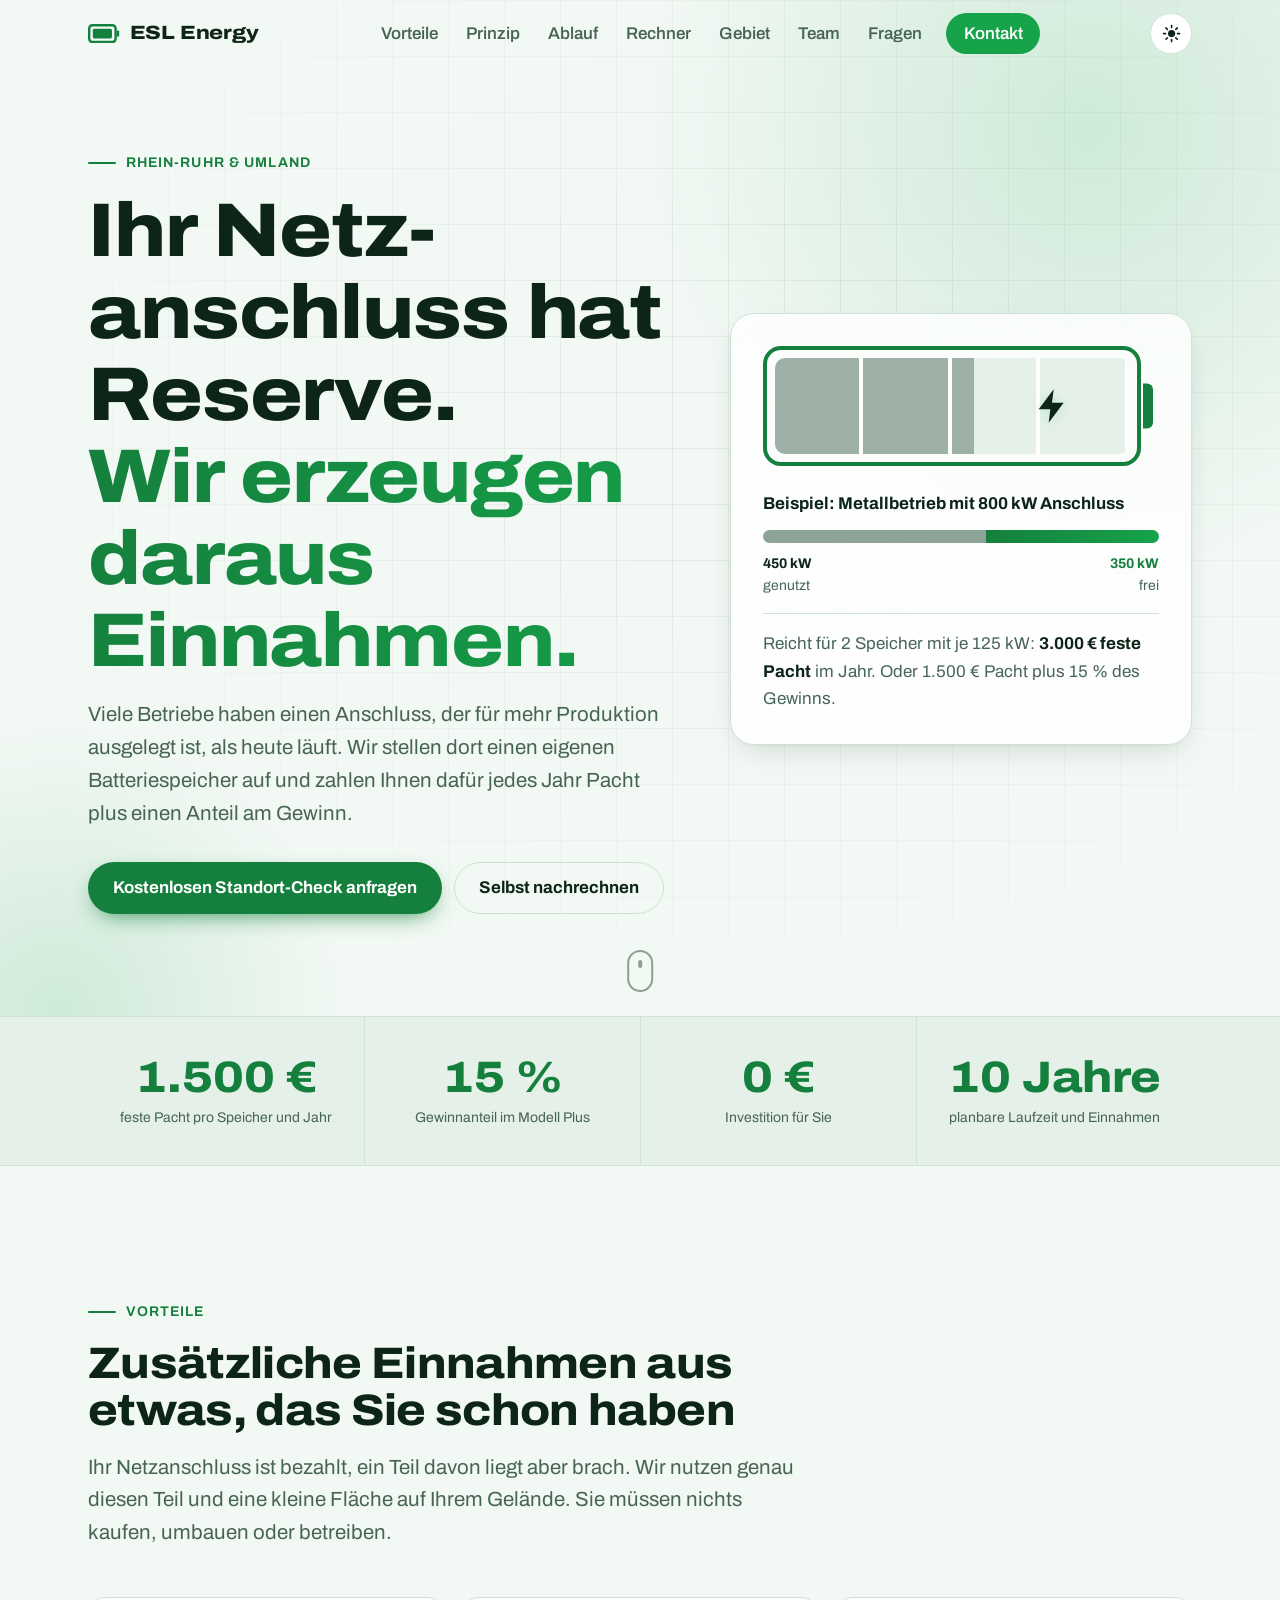
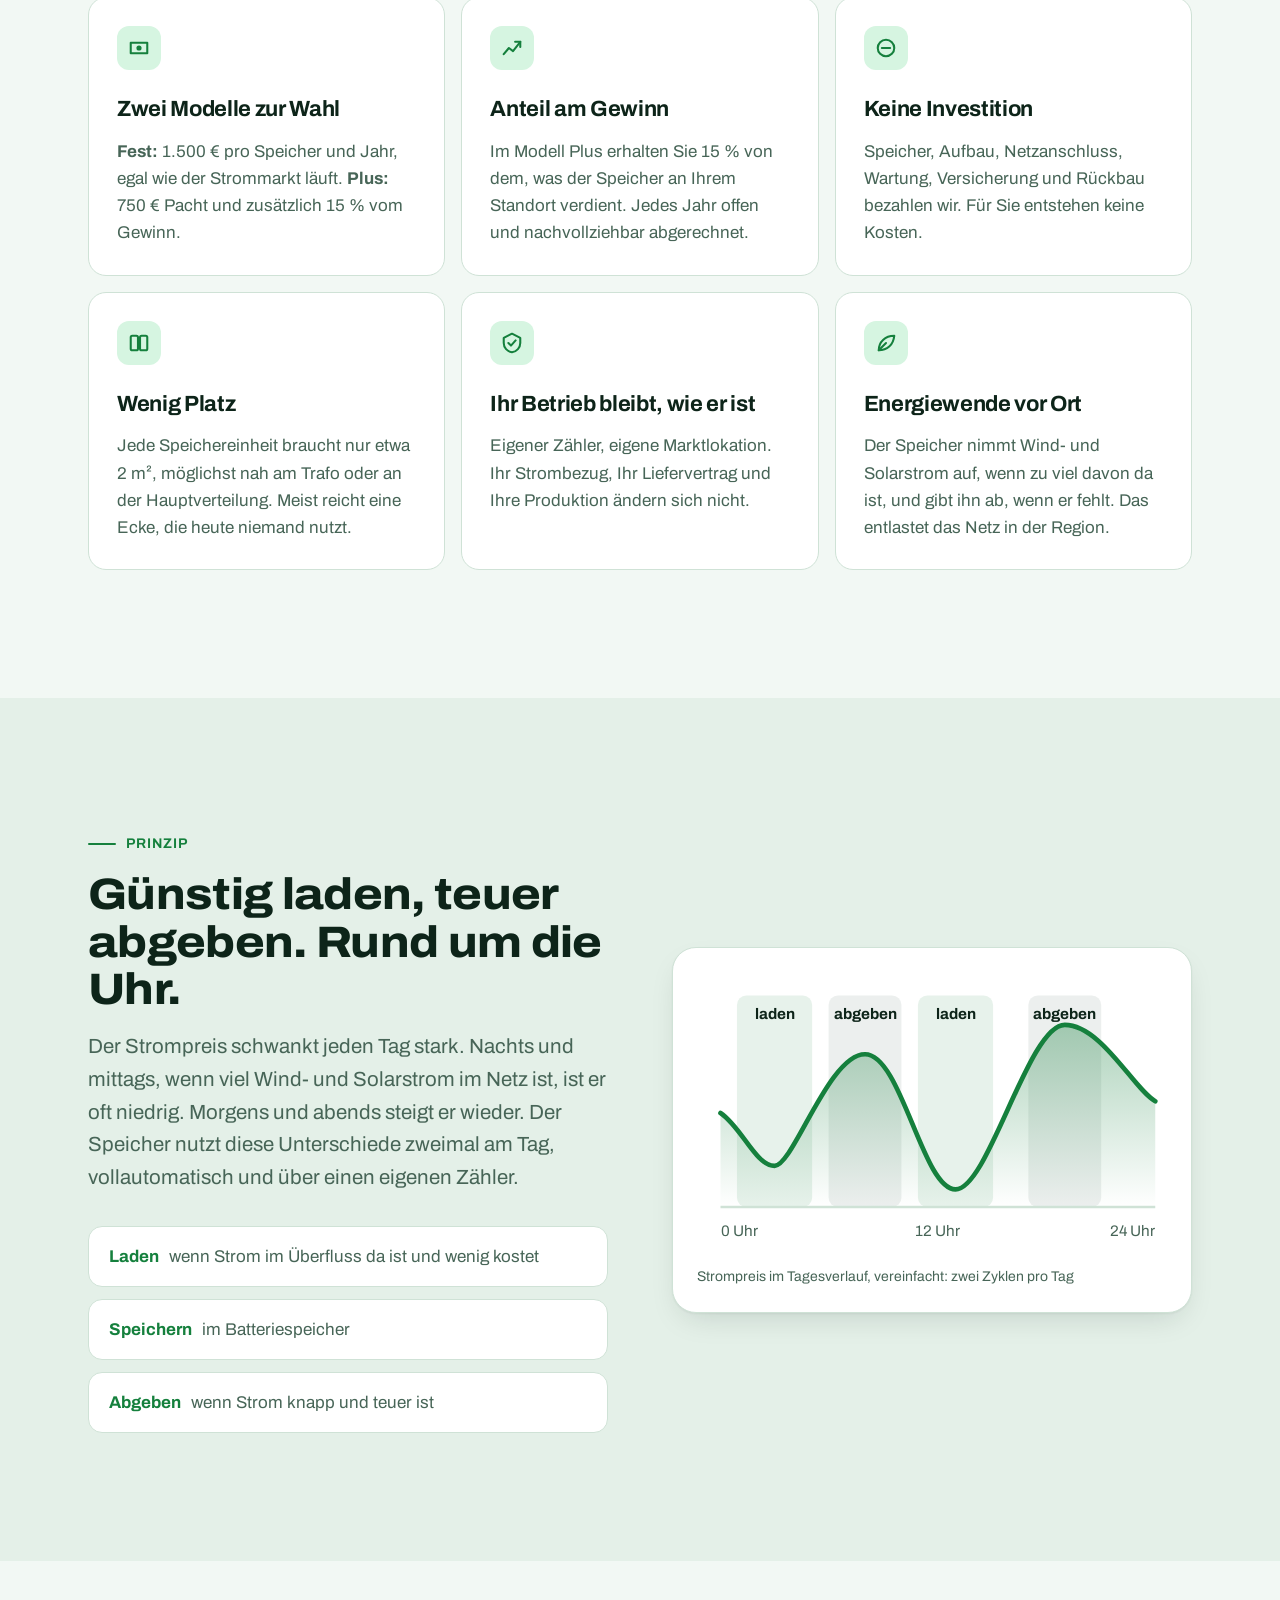
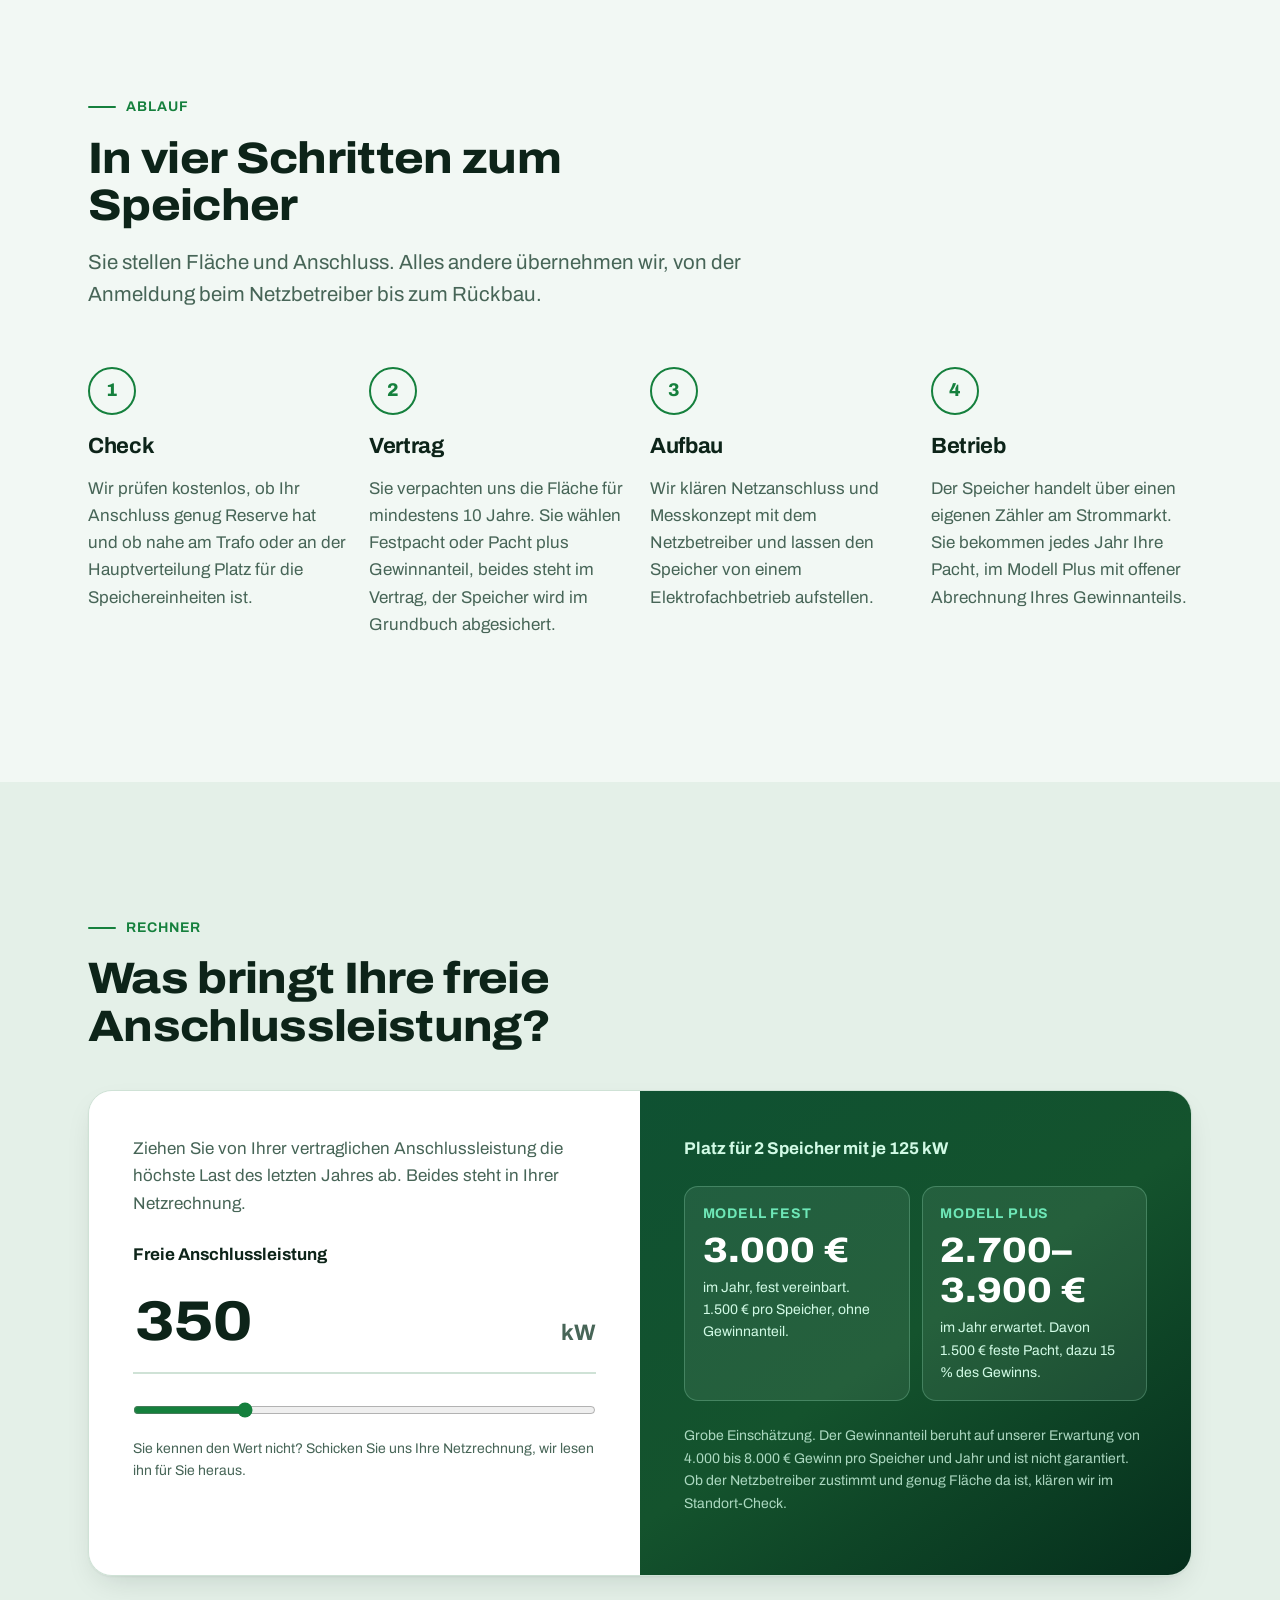
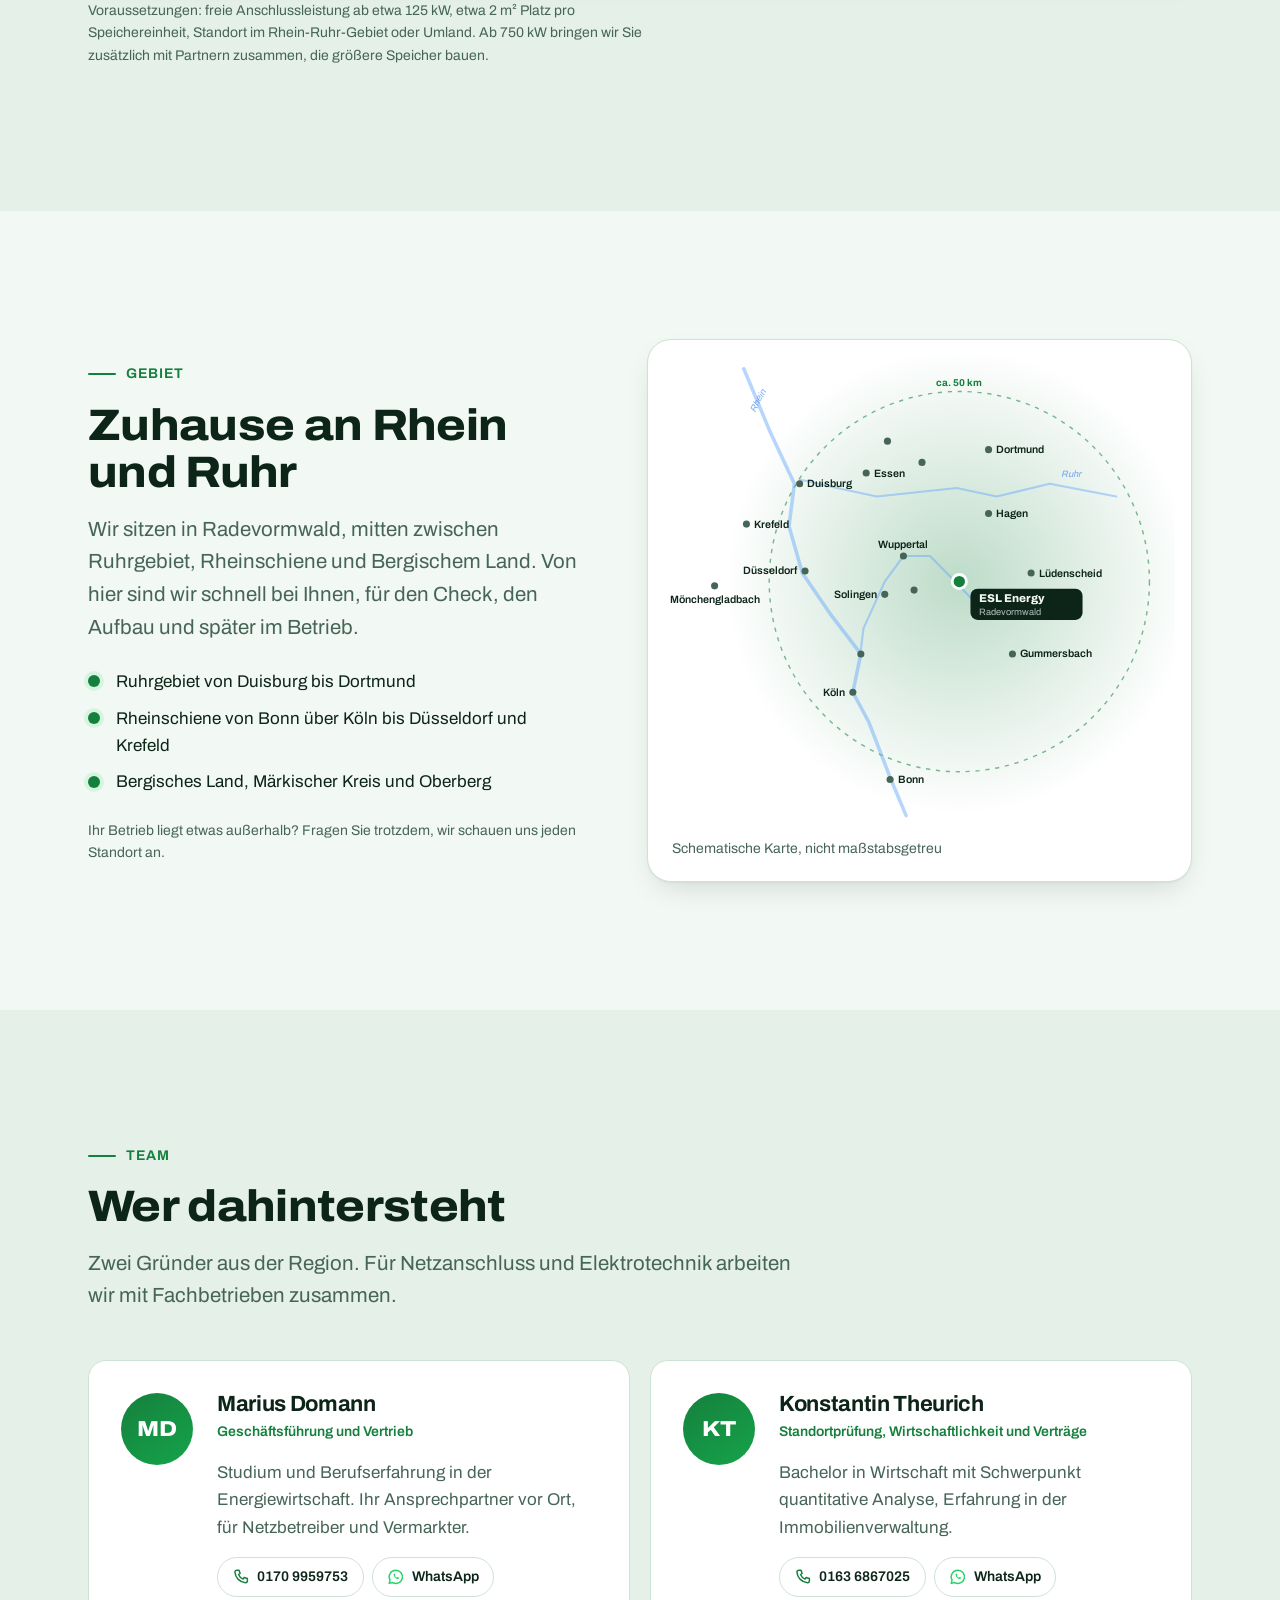
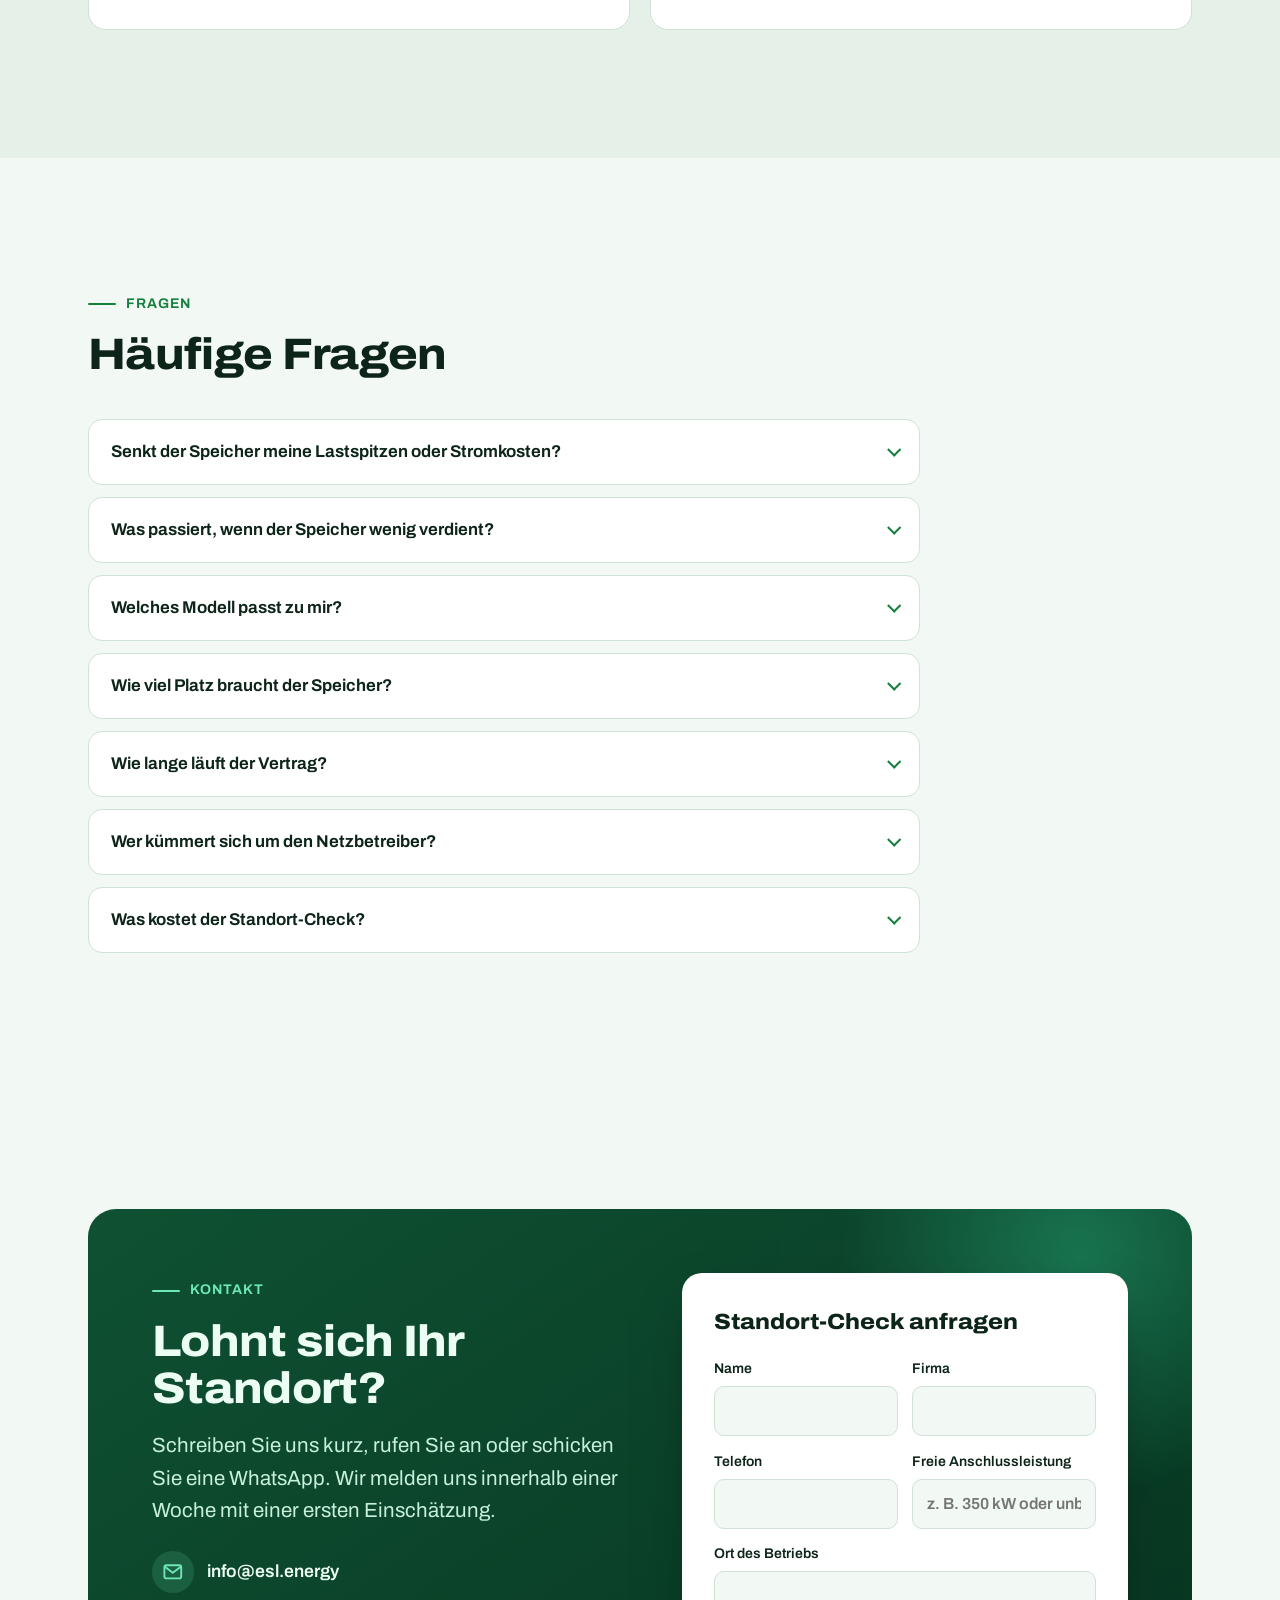
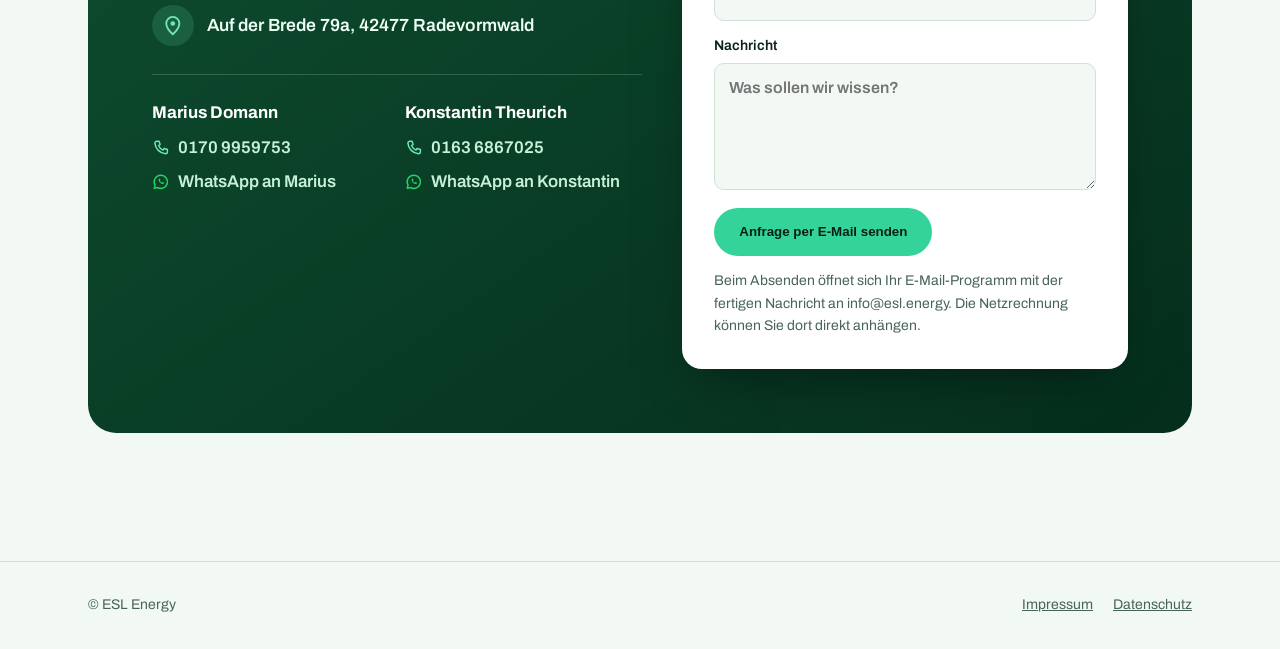
<file: index.html>
<!doctype html>
<html lang="de">
<head>
  <meta charset="utf-8">
  <meta name="viewport" content="width=device-width, initial-scale=1">
  <title>ESL Energy – Pacht für Ihre freie Anschlussleistung</title>
  <meta name="description" content="ESL Energy stellt einen Batteriespeicher an Ihren vorhandenen Netzanschluss und zahlt Ihnen dafür Pacht plus Gewinnanteil. Ohne Investition, ohne Eingriff in Ihren Betrieb. Für Betriebe im Rhein-Ruhr-Gebiet und Umland.">
  <link rel="preload" href="fonts/archivo.woff2" as="font" type="font/woff2" crossorigin>
  <link rel="stylesheet" href="css/style.css">
  <link rel="icon" href="data:image/svg+xml,%3Csvg xmlns='http://www.w3.org/2000/svg' viewBox='0 0 32 32'%3E%3Crect width='32' height='32' rx='7' fill='%230f2a1f'/%3E%3Crect x='7' y='10' width='16' height='12' rx='2' fill='none' stroke='%2334d399' stroke-width='2'/%3E%3Crect x='24' y='14' width='2' height='4' rx='1' fill='%2334d399'/%3E%3Crect x='10' y='13' width='10' height='6' rx='1' fill='%2334d399'/%3E%3C/svg%3E">
  <script>
    // Gespeichertes Farbschema vor dem ersten Zeichnen setzen, damit nichts flackert
    try { var t = localStorage.getItem("esl-theme"); if (t) document.documentElement.dataset.theme = t; } catch (e) {}
  </script>
</head>
<body>

<div class="fortschritt" aria-hidden="true"><span></span></div>

<header class="kopf">
  <div class="wrap">
    <a class="marke" href="#start" aria-label="ESL Energy, nach oben">
      <svg viewBox="0 0 40 24" aria-hidden="true"><rect x="1.5" y="1.5" width="33" height="21" rx="4" fill="none" stroke="currentColor" stroke-width="3"/><rect x="36" y="8" width="3" height="8" rx="1.5" fill="currentColor"/><rect class="marke-ladung" x="6" y="6" width="24" height="12" rx="2" fill="currentColor"/></svg>
      ESL Energy
    </a>
    <nav class="nav" id="nav" aria-label="Hauptnavigation">
      <a href="#vorteile">Vorteile</a>
      <a href="#prinzip">Prinzip</a>
      <a href="#ablauf">Ablauf</a>
      <a href="#rechner">Rechner</a>
      <a href="#gebiet">Gebiet</a>
      <a href="#team">Team</a>
      <a href="#fragen">Fragen</a>
      <a class="nav-kontakt" href="#kontakt">Kontakt</a>
    </nav>
    <div class="kopf-aktionen">
      <button class="thema" type="button" aria-label="Hell oder dunkel umschalten">
        <svg class="thema-sonne" viewBox="0 0 24 24" aria-hidden="true"><circle cx="12" cy="12" r="4.5" fill="currentColor"/><g stroke="currentColor" stroke-width="2" stroke-linecap="round"><path d="M12 2v2.5M12 19.5V22M2 12h2.5M19.5 12H22M4.9 4.9l1.8 1.8M17.3 17.3l1.8 1.8M4.9 19.1l1.8-1.8M17.3 6.7l1.8-1.8"/></g></svg>
        <svg class="thema-mond" viewBox="0 0 24 24" aria-hidden="true"><path d="M20 14.5A8.5 8.5 0 0 1 9.5 4a8.5 8.5 0 1 0 10.5 10.5Z" fill="currentColor"/></svg>
      </button>
      <button class="menue" type="button" aria-label="Menü öffnen" aria-expanded="false" aria-controls="nav"><span></span><span></span></button>
    </div>
  </div>
</header>

<main>

  <section class="hero" id="start">
    <div class="hero-raster" aria-hidden="true"></div>
    <div class="wrap hero-inhalt">
      <div>
        <p class="kicker zeige">Rhein-Ruhr &amp; Umland</p>
        <h1 class="zeige">Ihr Netz&shy;anschluss hat Reserve. <em>Wir erzeugen daraus Einnahmen.</em></h1>
        <p class="lead zeige">Viele Betriebe haben einen Anschluss, der für mehr Produktion ausgelegt ist, als heute läuft. Wir stellen dort einen eigenen Batteriespeicher auf und zahlen Ihnen dafür jedes Jahr Pacht plus einen Anteil am Gewinn.</p>
        <div class="hero-aktion zeige">
          <a class="button" href="#kontakt">Kostenlosen Standort-Check anfragen</a>
          <a class="button button-leise" href="#rechner">Selbst nachrechnen</a>
        </div>
      </div>

      <figure class="akku zeige" style="--genutzt: 56.25%" aria-label="Beispiel: Netzanschluss mit 800 kW, davon 450 kW genutzt und 350 kW frei">
        <div class="akku-koerper" aria-hidden="true">
          <div class="akku-fuellung">
            <div class="akku-genutzt"></div>
            <div class="akku-frei"></div>
            <div class="akku-frei-bereich"><svg class="akku-blitz" viewBox="0 0 24 24"><path d="M13 2 4 14h7l-1 8 9-12h-7z" fill="currentColor"/></svg></div>
          </div>
        </div>
        <figcaption>
          <p class="akku-titel">Beispiel: Metallbetrieb mit 800 kW Anschluss</p>
          <div class="balken" aria-hidden="true"><div class="balken-genutzt"></div><div class="balken-frei"></div></div>
          <div class="balken-legende">
            <div><b>450 kW</b><span>genutzt</span></div>
            <div><b>350 kW</b><span>frei</span></div>
          </div>
          <p class="akku-fazit">Reicht für 2 Speicher mit je 125 kW: <b>3.000 € feste Pacht</b> im Jahr. Oder 1.500 € Pacht plus 15 % des Gewinns.</p>
        </figcaption>
      </figure>
    </div>
    <a class="runter" href="#vorteile" aria-label="Weiter nach unten"><span></span></a>
  </section>

  <section class="zahlenband" aria-label="Unser Angebot in Zahlen">
    <div class="wrap">
      <dl>
        <div class="zeige"><dt><span data-zaehle="1500">1.500</span> €</dt><dd>feste Pacht pro Speicher und Jahr</dd></div>
        <div class="zeige"><dt><span data-zaehle="15">15</span> %</dt><dd>Gewinnanteil im Modell Plus</dd></div>
        <div class="zeige"><dt><span data-zaehle="0">0</span> €</dt><dd>Investition für Sie</dd></div>
        <div class="zeige"><dt><span data-zaehle="10">10</span> Jahre</dt><dd>planbare Laufzeit und Einnahmen</dd></div>
      </dl>
    </div>
  </section>

  <section class="abschnitt" id="vorteile">
    <div class="wrap">
      <p class="kicker zeige">Vorteile</p>
      <h2 class="zeige">Zusätzliche Einnahmen aus etwas, das Sie schon haben</h2>
      <p class="lead zeige">Ihr Netzanschluss ist bezahlt, ein Teil davon liegt aber brach. Wir nutzen genau diesen Teil und eine kleine Fläche auf Ihrem Gelände. Sie müssen nichts kaufen, umbauen oder betreiben.</p>
      <div class="karten">
        <article class="karte zeige">
          <svg viewBox="0 0 24 24" aria-hidden="true"><path d="M4 7h16v10H4z" fill="none" stroke="currentColor" stroke-width="2" stroke-linejoin="round"/><circle cx="12" cy="12" r="2.5" fill="currentColor"/></svg>
          <h3>Zwei Modelle zur Wahl</h3>
          <p><b>Fest:</b> 1.500 € pro Speicher und Jahr, egal wie der Strommarkt läuft. <b>Plus:</b> 750 € Pacht und zusätzlich 15 % vom Gewinn.</p>
        </article>
        <article class="karte zeige">
          <svg viewBox="0 0 24 24" aria-hidden="true"><path d="M4 18l5-6 4 3 7-9" fill="none" stroke="currentColor" stroke-width="2" stroke-linecap="round" stroke-linejoin="round"/><path d="M15 6h5v5" fill="none" stroke="currentColor" stroke-width="2" stroke-linecap="round" stroke-linejoin="round"/></svg>
          <h3>Anteil am Gewinn</h3>
          <p>Im Modell Plus erhalten Sie 15 % von dem, was der Speicher an Ihrem Standort verdient. Jedes Jahr offen und nachvollziehbar abgerechnet.</p>
        </article>
        <article class="karte zeige">
          <svg viewBox="0 0 24 24" aria-hidden="true"><circle cx="12" cy="12" r="8" fill="none" stroke="currentColor" stroke-width="2"/><path d="M8 12h8" stroke="currentColor" stroke-width="2" stroke-linecap="round"/></svg>
          <h3>Keine Investition</h3>
          <p>Speicher, Aufbau, Netzanschluss, Wartung, Versicherung und Rückbau bezahlen wir. Für Sie entstehen keine Kosten.</p>
        </article>
        <article class="karte zeige">
          <svg viewBox="0 0 24 24" aria-hidden="true"><rect x="4" y="5" width="7" height="14" rx="1.5" fill="none" stroke="currentColor" stroke-width="2"/><rect x="13" y="5" width="7" height="14" rx="1.5" fill="none" stroke="currentColor" stroke-width="2"/></svg>
          <h3>Wenig Platz</h3>
          <p>Jede Speichereinheit braucht nur etwa 2 m², möglichst nah am Trafo oder an der Hauptverteilung. Meist reicht eine Ecke, die heute niemand nutzt.</p>
        </article>
        <article class="karte zeige">
          <svg viewBox="0 0 24 24" aria-hidden="true"><path d="M12 3l8 4v5c0 4.5-3.4 8.3-8 9-4.6-.7-8-4.5-8-9V7z" fill="none" stroke="currentColor" stroke-width="2" stroke-linejoin="round"/><path d="M8.5 12l2.5 2.5 4.5-5" fill="none" stroke="currentColor" stroke-width="2" stroke-linecap="round" stroke-linejoin="round"/></svg>
          <h3>Ihr Betrieb bleibt, wie er ist</h3>
          <p>Eigener Zähler, eigene Marktlokation. Ihr Strombezug, Ihr Liefervertrag und Ihre Produktion ändern sich nicht.</p>
        </article>
        <article class="karte zeige">
          <svg viewBox="0 0 24 24" aria-hidden="true"><path d="M5 19c0-8 6-14 15-14-1 9-7 14-15 14z" fill="none" stroke="currentColor" stroke-width="2" stroke-linejoin="round"/><path d="M5 19l7-7" stroke="currentColor" stroke-width="2" stroke-linecap="round"/></svg>
          <h3>Energiewende vor Ort</h3>
          <p>Der Speicher nimmt Wind- und Solarstrom auf, wenn zu viel davon da ist, und gibt ihn ab, wenn er fehlt. Das entlastet das Netz in der Region.</p>
        </article>
      </div>
    </div>
  </section>

  <section class="abschnitt abschnitt-tief" id="prinzip">
    <div class="wrap prinzip">
      <div>
        <p class="kicker zeige">Prinzip</p>
        <h2 class="zeige">Günstig laden, teuer abgeben. Rund um die Uhr.</h2>
        <p class="lead zeige">Der Strompreis schwankt jeden Tag stark. Nachts und mittags, wenn viel Wind- und Solarstrom im Netz ist, ist er oft niedrig. Morgens und abends steigt er wieder. Der Speicher nutzt diese Unterschiede zweimal am Tag, vollautomatisch und über einen eigenen Zähler.</p>
        <ol class="prinzip-schritte">
          <li class="zeige"><b>Laden</b> wenn Strom im Überfluss da ist und wenig kostet</li>
          <li class="zeige"><b>Speichern</b> im Batteriespeicher</li>
          <li class="zeige"><b>Abgeben</b> wenn Strom knapp und teuer ist</li>
        </ol>
      </div>
      <figure class="kurve zeige" aria-label="Schematischer Tagesverlauf des Strompreises mit zwei Lade- und zwei Entladephasen">
        <svg viewBox="0 0 400 240" aria-hidden="true">
          <defs>
            <linearGradient id="kurve-flaeche" x1="0" y1="0" x2="0" y2="1"><stop offset="0" stop-color="currentColor" stop-opacity=".35"/><stop offset="1" stop-color="currentColor" stop-opacity="0"/></linearGradient>
          </defs>
          <rect class="kurve-laden" x="34" y="20" width="64" height="180" rx="8"/>
          <rect class="kurve-abgeben" x="112" y="20" width="62" height="180" rx="8"/>
          <rect class="kurve-laden" x="188" y="20" width="64" height="180" rx="8"/>
          <rect class="kurve-abgeben" x="282" y="20" width="62" height="180" rx="8"/>
          <path class="kurve-flaeche" d="M20 120 C38 132 50 165 66 165 S112 70 143 70 S192 185 220 185 S282 45 313 45 S372 100 390 110 L390 200 L20 200 Z" fill="url(#kurve-flaeche)"/>
          <path class="kurve-linie" d="M20 120 C38 132 50 165 66 165 S112 70 143 70 S192 185 220 185 S282 45 313 45 S372 100 390 110" fill="none" stroke="currentColor" stroke-width="4" stroke-linecap="round"/>
          <line x1="20" y1="200" x2="390" y2="200" class="kurve-achse"/>
          <text x="66" y="40" text-anchor="middle" class="kurve-marke">laden</text>
          <text x="143" y="40" text-anchor="middle" class="kurve-marke">abgeben</text>
          <text x="220" y="40" text-anchor="middle" class="kurve-marke">laden</text>
          <text x="313" y="40" text-anchor="middle" class="kurve-marke">abgeben</text>
          <text x="205" y="225" text-anchor="middle">12 Uhr</text>
          <text x="20" y="225">0 Uhr</text>
          <text x="390" y="225" text-anchor="end">24 Uhr</text>
        </svg>
        <figcaption>Strompreis im Tagesverlauf, vereinfacht: zwei Zyklen pro Tag</figcaption>
      </figure>
    </div>
  </section>

  <section class="abschnitt" id="ablauf">
    <div class="wrap">
      <p class="kicker zeige">Ablauf</p>
      <h2 class="zeige">In vier Schritten zum Speicher</h2>
      <p class="lead zeige">Sie stellen Fläche und Anschluss. Alles andere übernehmen wir, von der Anmeldung beim Netzbetreiber bis zum Rückbau.</p>
      <ol class="ablauf">
        <li class="zeige">
          <span class="ablauf-nr">1</span>
          <h3>Check</h3>
          <p>Wir prüfen kostenlos, ob Ihr Anschluss genug Reserve hat und ob nahe am Trafo oder an der Hauptverteilung Platz für die Speichereinheiten ist.</p>
        </li>
        <li class="zeige">
          <span class="ablauf-nr">2</span>
          <h3>Vertrag</h3>
          <p>Sie verpachten uns die Fläche für mindestens 10 Jahre. Sie wählen Festpacht oder Pacht plus Gewinnanteil, beides steht im Vertrag, der Speicher wird im Grundbuch abgesichert.</p>
        </li>
        <li class="zeige">
          <span class="ablauf-nr">3</span>
          <h3>Aufbau</h3>
          <p>Wir klären Netzanschluss und Messkonzept mit dem Netzbetreiber und lassen den Speicher von einem Elektrofachbetrieb aufstellen.</p>
        </li>
        <li class="zeige">
          <span class="ablauf-nr">4</span>
          <h3>Betrieb</h3>
          <p>Der Speicher handelt über einen eigenen Zähler am Strommarkt. Sie bekommen jedes Jahr Ihre Pacht, im Modell Plus mit offener Abrechnung Ihres Gewinnanteils.</p>
        </li>
      </ol>
    </div>
  </section>

  <section class="abschnitt abschnitt-tief" id="rechner">
    <div class="wrap">
      <p class="kicker zeige">Rechner</p>
      <h2 class="zeige">Was bringt Ihre freie Anschlussleistung?</h2>
      <div class="rechner zeige">
        <div class="rechner-feld">
          <p>Ziehen Sie von Ihrer vertraglichen Anschlussleistung die höchste Last des letzten Jahres ab. Beides steht in Ihrer Netzrechnung.</p>
          <label for="kw">Freie Anschlussleistung</label>
          <div class="eingabe">
            <input id="kw" type="number" inputmode="numeric" min="0" max="5000" step="25" value="350">
            <span>kW</span>
          </div>
          <input id="kw-regler" type="range" min="0" max="1500" step="25" value="350" aria-label="Freie Anschlussleistung einstellen">
          <p class="hinweis">Sie kennen den Wert nicht? Schicken Sie uns Ihre Netzrechnung, wir lesen ihn für Sie heraus.</p>
        </div>
        <div class="ergebnis" id="ergebnis" aria-live="polite"></div>
      </div>
      <p class="voraussetzung zeige">Voraussetzungen: freie Anschlussleistung ab etwa 125 kW, etwa 2 m² Platz pro Speichereinheit, Standort im Rhein-Ruhr-Gebiet oder Umland. Ab 750 kW bringen wir Sie zusätzlich mit Partnern zusammen, die größere Speicher bauen.</p>
    </div>
  </section>

  <section class="abschnitt" id="gebiet">
    <div class="wrap gebiet">
      <div>
        <p class="kicker zeige">Gebiet</p>
        <h2 class="zeige">Zuhause an Rhein und Ruhr</h2>
        <p class="lead zeige">Wir sitzen in Radevormwald, mitten zwischen Ruhrgebiet, Rheinschiene und Bergischem Land. Von hier sind wir schnell bei Ihnen, für den Check, den Aufbau und später im Betrieb.</p>
        <ul class="gebiet-liste zeige">
          <li>Ruhrgebiet von Duisburg bis Dortmund</li>
          <li>Rheinschiene von Bonn über Köln bis Düsseldorf und Krefeld</li>
          <li>Bergisches Land, Märkischer Kreis und Oberberg</li>
        </ul>
        <p class="hinweis zeige">Ihr Betrieb liegt etwas außerhalb? Fragen Sie trotzdem, wir schauen uns jeden Standort an.</p>
      </div>
      <figure class="karte-gebiet zeige" aria-label="Karte des Rhein-Ruhr-Gebiets mit Radevormwald in der Mitte und einem Umkreis von etwa 50 Kilometern">
        <svg viewBox="0 30 720 680" aria-hidden="true">
          <defs>
            <radialGradient id="gebiet-glow" cx="416" cy="348" r="330" gradientUnits="userSpaceOnUse"><stop offset="0" stop-color="currentColor" stop-opacity=".28"/><stop offset="1" stop-color="currentColor" stop-opacity="0"/></radialGradient>
          </defs>
          <circle cx="416.3" cy="348" r="330" fill="url(#gebiet-glow)"/>
          <circle class="umkreis" cx="416.3" cy="348" r="268"/>
          <text class="umkreis-text" x="416.3" y="72" text-anchor="middle">ca. 50 km</text>
          <polyline class="fluss" points="341.3,678.0 318.7,624.0 288.7,546.0 266.2,504.0 277.5,450.0 236.2,396.0 195.0,336.0 176.2,270.0 183.8,210.0 150.0,138.0 112.5,48.0"/>
          <polyline class="fluss fluss-klein" points="637.5,228.0 543.8,210.0 468.8,228.0 412.5,216.0 356.3,222.0 300.0,228.0 243.8,216.0 191.2,204.0"/>
          <polyline class="fluss fluss-klein" points="450.0,390.0 416.3,354.0 375.0,312.0 337.5,312.0 311.2,348.0 281.2,414.0 277.5,444.0"/>
          <text class="fluss-text" x="128" y="110" transform="rotate(-62 128 110)">Rhein</text>
          <text class="fluss-text" x="560" y="200">Ruhr</text>
          <g class="ort" style="--i:0"><circle cx="191.2" cy="210.0" r="5"/><text x="202.2" y="215.0">Duisburg</text></g><g class="ort" style="--i:1"><circle cx="285.0" cy="195.0" r="5"/><text x="296.0" y="200.0">Essen</text></g><g class="ort" style="--i:2"><circle cx="363.7" cy="180.0" r="5"/></g><g class="ort" style="--i:3"><circle cx="315.0" cy="150.0" r="5"/></g><g class="ort" style="--i:4"><circle cx="457.5" cy="162.0" r="5"/><text x="468.5" y="167.0">Dortmund</text></g><g class="ort" style="--i:5"><circle cx="198.8" cy="333.0" r="5"/><text x="187.8" y="338.0" text-anchor="end">Düsseldorf</text></g><g class="ort" style="--i:6"><circle cx="116.2" cy="267.0" r="5"/><text x="127.2" y="272.0">Krefeld</text></g><g class="ort" style="--i:7"><circle cx="71.3" cy="354.0" r="5"/><text x="71.3" y="378.0" text-anchor="middle">Mönchengladbach</text></g><g class="ort" style="--i:8"><circle cx="337.5" cy="312.0" r="5"/><text x="337.5" y="300.0" text-anchor="middle">Wuppertal</text></g><g class="ort" style="--i:9"><circle cx="311.2" cy="366.0" r="5"/><text x="300.2" y="371.0" text-anchor="end">Solingen</text></g><g class="ort" style="--i:10"><circle cx="352.5" cy="360.0" r="5"/></g><g class="ort" style="--i:11"><circle cx="457.5" cy="252.0" r="5"/><text x="468.5" y="257.0">Hagen</text></g><g class="ort" style="--i:12"><circle cx="266.2" cy="504.0" r="5"/><text x="255.2" y="509.0" text-anchor="end">Köln</text></g><g class="ort" style="--i:13"><circle cx="277.5" cy="450.0" r="5"/></g><g class="ort" style="--i:14"><circle cx="318.7" cy="627.0" r="5"/><text x="329.7" y="632.0">Bonn</text></g><g class="ort" style="--i:15"><circle cx="491.2" cy="450.0" r="5"/><text x="502.2" y="455.0">Gummersbach</text></g><g class="ort" style="--i:16"><circle cx="517.5" cy="336.0" r="5"/><text x="528.5" y="341.0">Lüdenscheid</text></g>
          <g class="heimat">
            <circle class="puls" cx="416.3" cy="348" r="12"/>
            <circle class="puls puls-2" cx="416.3" cy="348" r="12"/>
            <circle cx="416.3" cy="348" r="10" class="heimat-punkt"/>
            <rect x="432" y="358" width="158" height="44" rx="10" class="heimat-schild"/>
            <text x="444" y="377" class="heimat-name">ESL Energy</text>
            <text x="444" y="395" class="heimat-ort">Radevormwald</text>
          </g>
        </svg>
        <figcaption>Schematische Karte, nicht maßstabsgetreu</figcaption>
      </figure>
    </div>
  </section>

  <section class="abschnitt abschnitt-tief" id="team">
    <div class="wrap">
      <p class="kicker zeige">Team</p>
      <h2 class="zeige">Wer dahintersteht</h2>
      <p class="lead zeige">Zwei Gründer aus der Region. Für Netzanschluss und Elektrotechnik arbeiten wir mit Fachbetrieben zusammen.</p>
      <div class="team">
        <article class="person zeige">
          <div class="person-bild" aria-hidden="true">MD</div>
          <div>
            <h3>Marius Domann</h3>
            <p class="rolle">Geschäftsführung und Vertrieb</p>
            <p>Studium und Berufserfahrung in der Energiewirtschaft. Ihr Ansprechpartner vor Ort, für Netzbetreiber und Vermarkter.</p>
            <div class="person-kontakt"><a href="tel:+491709959753"><svg viewBox="0 0 24 24" aria-hidden="true"><path d="M6.6 3h3l1.5 4.5-2.2 1.4a11 11 0 0 0 6.2 6.2l1.4-2.2L21 14.4v3A2.6 2.6 0 0 1 18.4 20 15.4 15.4 0 0 1 4 5.6 2.6 2.6 0 0 1 6.6 3z" fill="none" stroke="currentColor" stroke-width="2" stroke-linejoin="round"/></svg>0170 9959753</a><a class="wa" href="https://wa.me/491709959753" target="_blank" rel="noopener"><svg viewBox="0 0 24 24" aria-hidden="true"><path d="M12 3a9 9 0 0 0-7.8 13.5L3 21l4.6-1.2A9 9 0 1 0 12 3z" fill="none" stroke="currentColor" stroke-width="2" stroke-linejoin="round"/><path d="M9 8.5c0 3.5 3 6.5 6.5 6.5l1-1.6-2-1-1 .9a5 5 0 0 1-2.8-2.8l.9-1-1-2z" fill="currentColor"/></svg>WhatsApp</a></div>
          </div>
        </article>
        <article class="person zeige">
          <div class="person-bild" aria-hidden="true">KT</div>
          <div>
            <h3>Konstantin Theurich</h3>
            <p class="rolle">Standortprüfung, Wirtschaftlichkeit und Verträge</p>
            <p>Bachelor in Wirtschaft mit Schwerpunkt quantitative Analyse, Erfahrung in der Immobilienverwaltung.</p>
            <div class="person-kontakt"><a href="tel:+491636867025"><svg viewBox="0 0 24 24" aria-hidden="true"><path d="M6.6 3h3l1.5 4.5-2.2 1.4a11 11 0 0 0 6.2 6.2l1.4-2.2L21 14.4v3A2.6 2.6 0 0 1 18.4 20 15.4 15.4 0 0 1 4 5.6 2.6 2.6 0 0 1 6.6 3z" fill="none" stroke="currentColor" stroke-width="2" stroke-linejoin="round"/></svg>0163 6867025</a><a class="wa" href="https://wa.me/491636867025" target="_blank" rel="noopener"><svg viewBox="0 0 24 24" aria-hidden="true"><path d="M12 3a9 9 0 0 0-7.8 13.5L3 21l4.6-1.2A9 9 0 1 0 12 3z" fill="none" stroke="currentColor" stroke-width="2" stroke-linejoin="round"/><path d="M9 8.5c0 3.5 3 6.5 6.5 6.5l1-1.6-2-1-1 .9a5 5 0 0 1-2.8-2.8l.9-1-1-2z" fill="currentColor"/></svg>WhatsApp</a></div>
          </div>
        </article>
      </div>
    </div>
  </section>

  <section class="abschnitt" id="fragen">
    <div class="wrap">
      <p class="kicker zeige">Fragen</p>
      <h2 class="zeige">Häufige Fragen</h2>
      <div class="fragen">
        <details class="zeige">
          <summary>Senkt der Speicher meine Lastspitzen oder Stromkosten?</summary>
          <p>Nein. Der Speicher ist bewusst vom Strombezug Ihres Betriebs getrennt. Er verdient nur am Strommarkt, indem er günstigen Strom speichert und teurer wieder abgibt. Sie verdienen über die Pacht und, wenn Sie möchten, über einen Gewinnanteil.</p>
        </details>
        <details class="zeige">
          <summary>Was passiert, wenn der Speicher wenig verdient?</summary>
          <p>Im Modell Fest bekommen Sie 1.500 € pro Speicher und Jahr, unabhängig vom Strommarkt. Im Modell Plus sind die 750 € Pacht sicher, nur der Gewinnanteil schwankt. Das Risiko für Anlage und Betrieb tragen in beiden Fällen wir.</p>
        </details>
        <details class="zeige">
          <summary>Welches Modell passt zu mir?</summary>
          <p>Wer feste, planbare Einnahmen möchte, wählt das Modell Fest. Wer am Strommarkt mitverdienen will, wählt Plus: Nach unserer Erwartung liegt der Gewinnanteil bei rund 600 bis 1.200 € pro Speicher und Jahr, zusätzlich zur Pacht von 750 €. Garantieren können wir diesen Teil nicht.</p>
        </details>
        <details class="zeige">
          <summary>Wie viel Platz braucht der Speicher?</summary>
          <p>Jede Speichereinheit mit 125 kW braucht etwa 2 m². Wie viel Fläche am Ende genau gebraucht wird, klären wir in der Planung. Wir stellen die Einheiten möglichst nah an den Trafo oder die Hauptverteilung, damit die Kabelwege kurz bleiben.</p>
        </details>
        <details class="zeige">
          <summary>Wie lange läuft der Vertrag?</summary>
          <p>Mindestens 10 Jahre. Der Speicher wird mit einer Dienstbarkeit im Grundbuch abgesichert, damit er auch bei einem Verkauf des Grundstücks bleiben kann. Am Ende bauen wir ihn auf unsere Kosten zurück.</p>
        </details>
        <details class="zeige">
          <summary>Wer kümmert sich um den Netzbetreiber?</summary>
          <p>Wir. Anmeldung, eigene Marktlokation, Messkonzept und Abstimmung mit dem Netzbetreiber gehören zu unserer Arbeit. Von Ihnen brauchen wir dafür nur eine Vollmacht und Zugang zum Standort.</p>
        </details>
        <details class="zeige">
          <summary>Was kostet der Standort-Check?</summary>
          <p>Nichts. Wir schauen uns Netzrechnung und Fläche an und sagen Ihnen ehrlich, ob es passt. Ein Vertrag entsteht erst, wenn Sie zustimmen.</p>
        </details>
      </div>
    </div>
  </section>

  <section class="abschnitt kontakt" id="kontakt">
    <div class="wrap">
      <div class="kontakt-box zeige">
        <div class="kontakt-text">
          <p class="kicker">Kontakt</p>
          <h2>Lohnt sich Ihr Standort?</h2>
          <p class="lead">Schreiben Sie uns kurz, rufen Sie an oder schicken Sie eine WhatsApp. Wir melden uns innerhalb einer Woche mit einer ersten Einschätzung.</p>
          <div class="kontakt-daten">
            <a class="kontakt-zeile" href="mailto:info@esl.energy">
              <svg viewBox="0 0 24 24" aria-hidden="true"><rect x="3" y="5" width="18" height="14" rx="2" fill="none" stroke="currentColor" stroke-width="2"/><path d="M3.5 6.5 12 13l8.5-6.5" fill="none" stroke="currentColor" stroke-width="2" stroke-linejoin="round"/></svg>
              info@esl.energy
            </a>
            <p class="kontakt-zeile kontakt-ort">
              <svg viewBox="0 0 24 24" aria-hidden="true"><path d="M12 21s7-6.1 7-11.5A7 7 0 0 0 5 9.5C5 14.9 12 21 12 21z" fill="none" stroke="currentColor" stroke-width="2" stroke-linejoin="round"/><circle cx="12" cy="9.5" r="2.5" fill="currentColor"/></svg>
              Auf der Brede 79a, 42477 Radevormwald
            </p>
          </div>
          <div class="kontakt-personen">
            <div>
              <b>Marius Domann</b>
              <a href="tel:+491709959753"><svg viewBox="0 0 24 24" aria-hidden="true"><path d="M6.6 3h3l1.5 4.5-2.2 1.4a11 11 0 0 0 6.2 6.2l1.4-2.2L21 14.4v3A2.6 2.6 0 0 1 18.4 20 15.4 15.4 0 0 1 4 5.6 2.6 2.6 0 0 1 6.6 3z" fill="none" stroke="currentColor" stroke-width="2" stroke-linejoin="round"/></svg>0170 9959753</a>
              <a class="wa" href="https://wa.me/491709959753" target="_blank" rel="noopener"><svg viewBox="0 0 24 24" aria-hidden="true"><path d="M12 3a9 9 0 0 0-7.8 13.5L3 21l4.6-1.2A9 9 0 1 0 12 3z" fill="none" stroke="currentColor" stroke-width="2" stroke-linejoin="round"/><path d="M9 8.5c0 3.5 3 6.5 6.5 6.5l1-1.6-2-1-1 .9a5 5 0 0 1-2.8-2.8l.9-1-1-2z" fill="currentColor"/></svg>WhatsApp an Marius</a>
            </div>
            <div>
              <b>Konstantin Theurich</b>
              <a href="tel:+491636867025"><svg viewBox="0 0 24 24" aria-hidden="true"><path d="M6.6 3h3l1.5 4.5-2.2 1.4a11 11 0 0 0 6.2 6.2l1.4-2.2L21 14.4v3A2.6 2.6 0 0 1 18.4 20 15.4 15.4 0 0 1 4 5.6 2.6 2.6 0 0 1 6.6 3z" fill="none" stroke="currentColor" stroke-width="2" stroke-linejoin="round"/></svg>0163 6867025</a>
              <a class="wa" href="https://wa.me/491636867025" target="_blank" rel="noopener"><svg viewBox="0 0 24 24" aria-hidden="true"><path d="M12 3a9 9 0 0 0-7.8 13.5L3 21l4.6-1.2A9 9 0 1 0 12 3z" fill="none" stroke="currentColor" stroke-width="2" stroke-linejoin="round"/><path d="M9 8.5c0 3.5 3 6.5 6.5 6.5l1-1.6-2-1-1 .9a5 5 0 0 1-2.8-2.8l.9-1-1-2z" fill="currentColor"/></svg>WhatsApp an Konstantin</a>
            </div>
          </div>
        </div>
        <form class="formular" id="formular" novalidate>
          <p class="formular-titel">Standort-Check anfragen</p>
          <div class="formular-zeile">
            <label>Name<input name="name" type="text" autocomplete="name" required></label>
            <label>Firma<input name="firma" type="text" autocomplete="organization"></label>
          </div>
          <div class="formular-zeile">
            <label>Telefon<input name="telefon" type="tel" autocomplete="tel"></label>
            <label>Freie Anschlussleistung<input name="kw" type="text" inputmode="numeric" placeholder="z. B. 350 kW oder unbekannt"></label>
          </div>
          <label>Ort des Betriebs<input name="ort" type="text" autocomplete="address-level2"></label>
          <label>Nachricht<textarea name="nachricht" rows="4" placeholder="Was sollen wir wissen?"></textarea></label>
          <button class="button" type="submit">Anfrage per E-Mail senden</button>
          <p class="formular-hinweis">Beim Absenden öffnet sich Ihr E-Mail-Programm mit der fertigen Nachricht an info@esl.energy. Die Netzrechnung können Sie dort direkt anhängen.</p>
          <p class="formular-fehler" role="alert" hidden>Bitte geben Sie Ihren Namen an.</p>
        </form>
      </div>
    </div>
  </section>

</main>

<footer class="fuss">
  <div class="wrap">
    <span>© ESL Energy</span>
    <nav aria-label="Rechtliches">
      <a href="impressum.html">Impressum</a>
      <a href="datenschutz.html">Datenschutz</a>
    </nav>
  </div>
</footer>

<script src="js/main.js"></script>
<script src="js/rechner.js"></script>
</body>
</html>
</file>
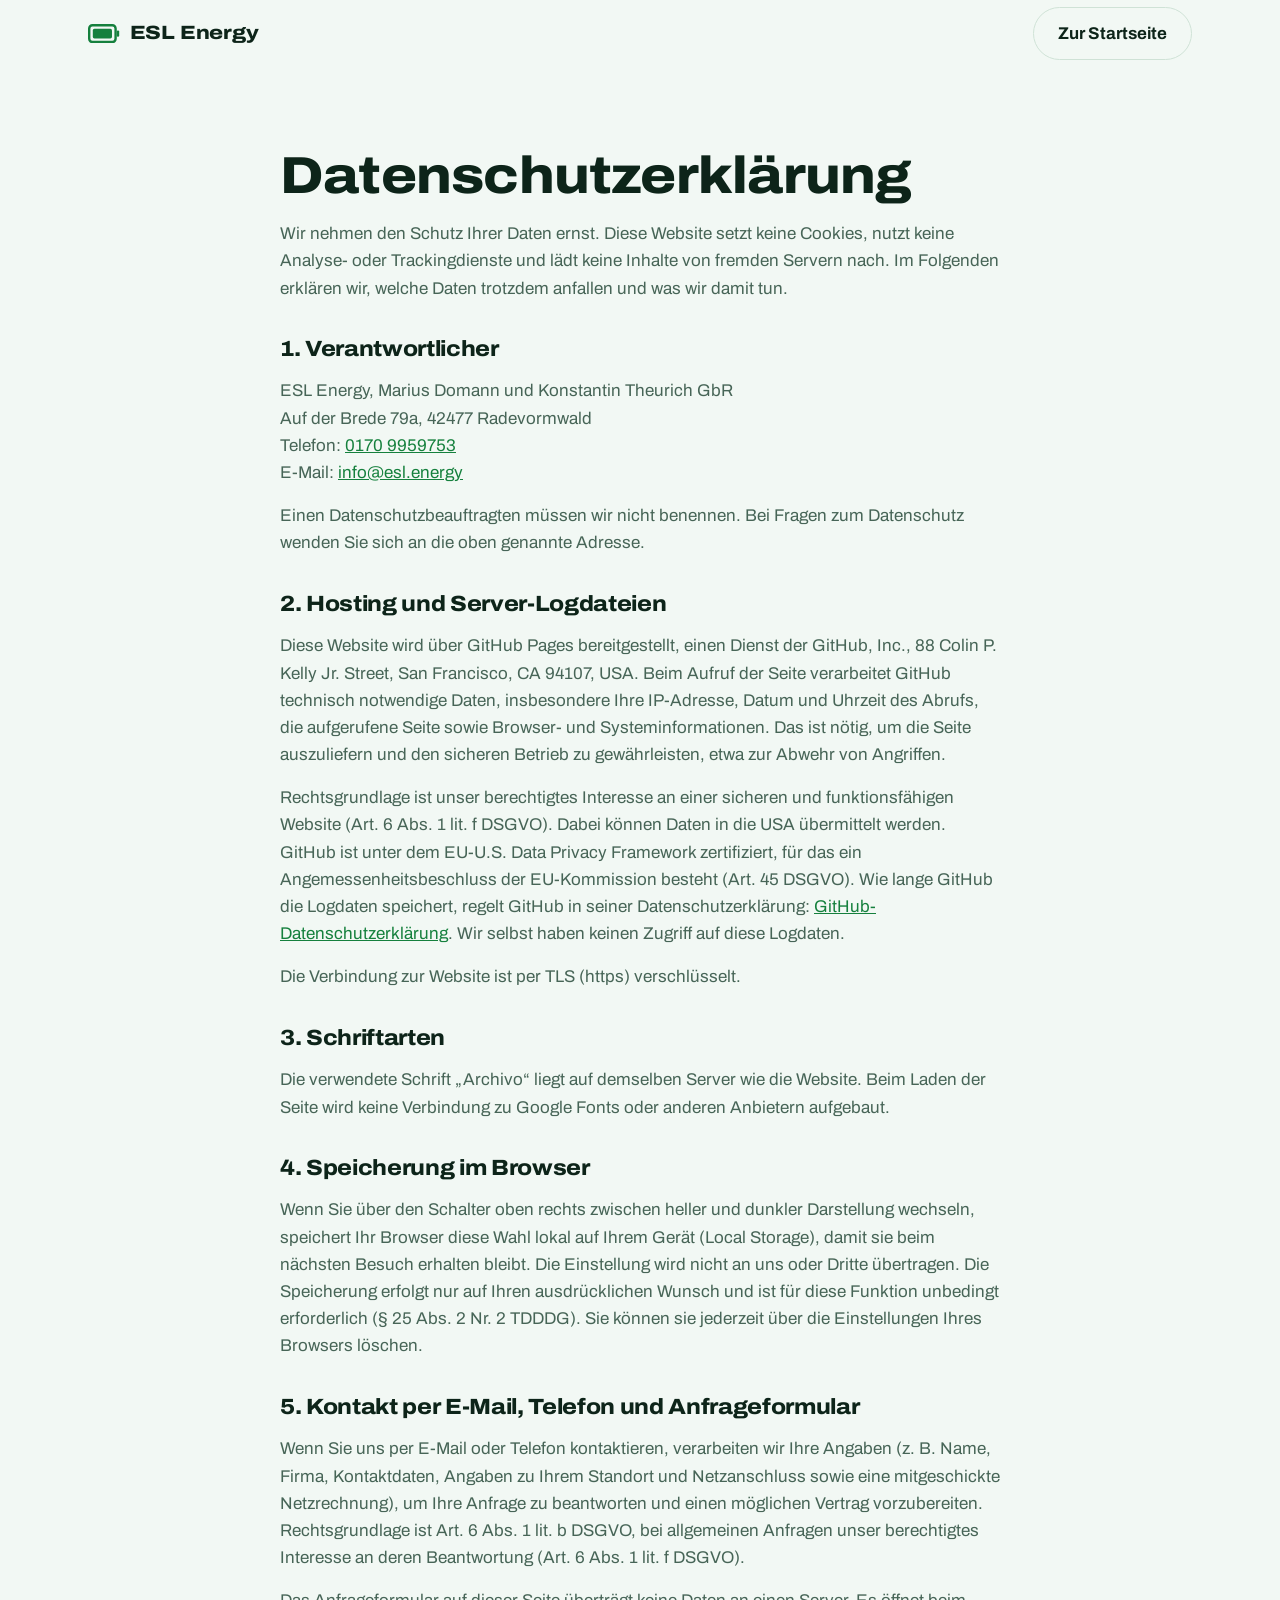
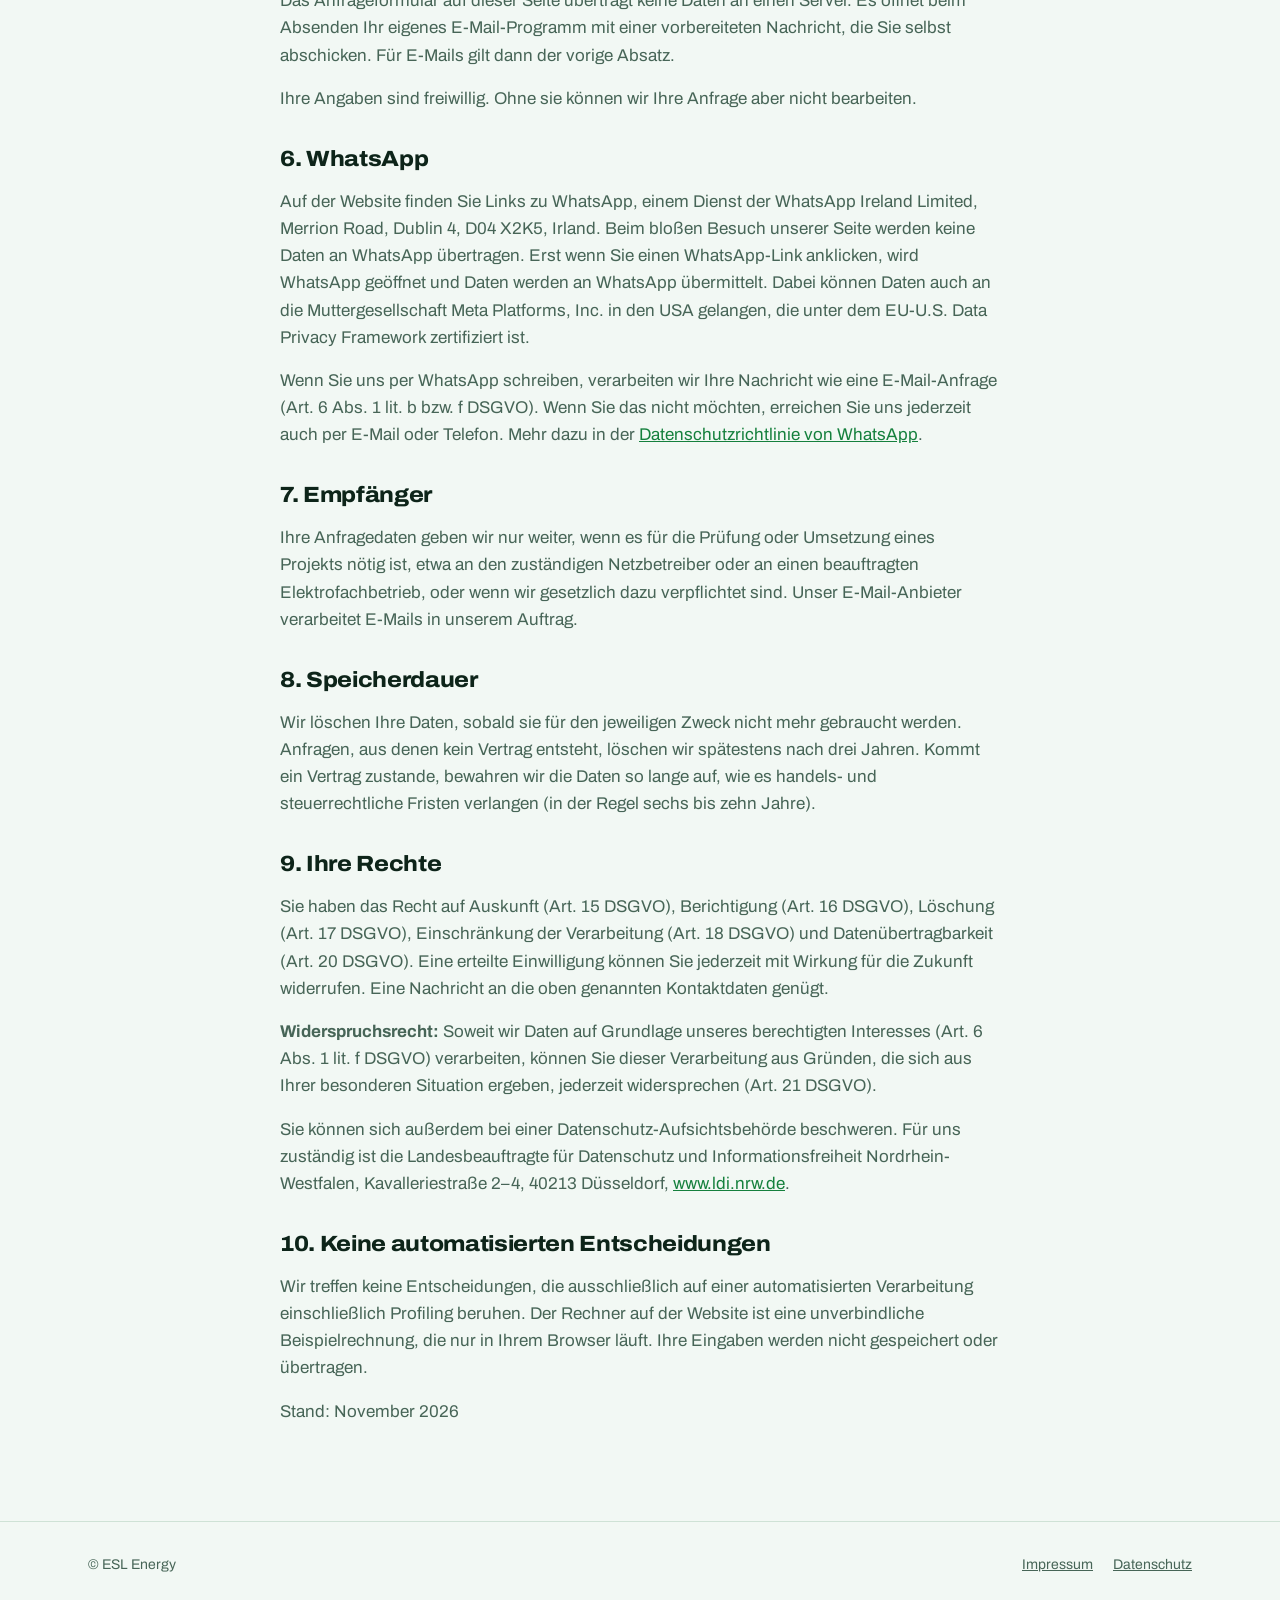
<file: datenschutz.html>
<!doctype html>
<html lang="de">
<head>
  <meta charset="utf-8">
  <meta name="viewport" content="width=device-width, initial-scale=1">
  <title>Datenschutz – ESL Energy</title>
  <meta name="robots" content="noindex">
  <link rel="stylesheet" href="css/style.css">
  <script>try { var t = localStorage.getItem("esl-theme"); if (t) document.documentElement.dataset.theme = t; } catch (e) {}</script>
</head>
<body>
<header class="kopf"><div class="wrap"><a class="marke" href="index.html"><svg viewBox="0 0 40 24" aria-hidden="true"><rect x="1.5" y="1.5" width="33" height="21" rx="4" fill="none" stroke="currentColor" stroke-width="3"/><rect x="36" y="8" width="3" height="8" rx="1.5" fill="currentColor"/><rect class="marke-ladung" x="6" y="6" width="24" height="12" rx="2" fill="currentColor"/></svg>ESL Energy</a><a class="button button-leise" href="index.html">Zur Startseite</a></div></header>
<main class="rechtstext"><div class="wrap">
  <h1>Datenschutzerklärung</h1>
  <p>Wir nehmen den Schutz Ihrer Daten ernst. Diese Website setzt keine Cookies, nutzt keine Analyse- oder Trackingdienste und lädt keine Inhalte von fremden Servern nach. Im Folgenden erklären wir, welche Daten trotzdem anfallen und was wir damit tun.</p>

  <h2>1. Verantwortlicher</h2>
  <p>ESL Energy, Marius Domann und Konstantin Theurich GbR<br>
  Auf der Brede 79a, 42477 Radevormwald<br>
  Telefon: <a href="tel:+491709959753">0170 9959753</a><br>
  E-Mail: <a href="mailto:info@esl.energy">info@esl.energy</a></p>
  <p>Einen Datenschutzbeauftragten müssen wir nicht benennen. Bei Fragen zum Datenschutz wenden Sie sich an die oben genannte Adresse.</p>

  <h2>2. Hosting und Server-Logdateien</h2>
  <p>Diese Website wird über GitHub Pages bereitgestellt, einen Dienst der GitHub, Inc., 88 Colin P. Kelly Jr. Street, San Francisco, CA 94107, USA. Beim Aufruf der Seite verarbeitet GitHub technisch notwendige Daten, insbesondere Ihre IP-Adresse, Datum und Uhrzeit des Abrufs, die aufgerufene Seite sowie Browser- und Systeminformationen. Das ist nötig, um die Seite auszuliefern und den sicheren Betrieb zu gewährleisten, etwa zur Abwehr von Angriffen.</p>
  <p>Rechtsgrundlage ist unser berechtigtes Interesse an einer sicheren und funktionsfähigen Website (Art. 6 Abs. 1 lit. f DSGVO). Dabei können Daten in die USA übermittelt werden. GitHub ist unter dem EU-U.S. Data Privacy Framework zertifiziert, für das ein Angemessenheitsbeschluss der EU-Kommission besteht (Art. 45 DSGVO). Wie lange GitHub die Logdaten speichert, regelt GitHub in seiner Datenschutzerklärung: <a href="https://docs.github.com/de/site-policy/privacy-policies/github-general-privacy-statement" target="_blank" rel="noopener">GitHub-Datenschutzerklärung</a>. Wir selbst haben keinen Zugriff auf diese Logdaten.</p>
  <p>Die Verbindung zur Website ist per TLS (https) verschlüsselt.</p>

  <h2>3. Schriftarten</h2>
  <p>Die verwendete Schrift „Archivo“ liegt auf demselben Server wie die Website. Beim Laden der Seite wird keine Verbindung zu Google Fonts oder anderen Anbietern aufgebaut.</p>

  <h2>4. Speicherung im Browser</h2>
  <p>Wenn Sie über den Schalter oben rechts zwischen heller und dunkler Darstellung wechseln, speichert Ihr Browser diese Wahl lokal auf Ihrem Gerät (Local Storage), damit sie beim nächsten Besuch erhalten bleibt. Die Einstellung wird nicht an uns oder Dritte übertragen. Die Speicherung erfolgt nur auf Ihren ausdrücklichen Wunsch und ist für diese Funktion unbedingt erforderlich (§ 25 Abs. 2 Nr. 2 TDDDG). Sie können sie jederzeit über die Einstellungen Ihres Browsers löschen.</p>

  <h2>5. Kontakt per E-Mail, Telefon und Anfrageformular</h2>
  <p>Wenn Sie uns per E-Mail oder Telefon kontaktieren, verarbeiten wir Ihre Angaben (z. B. Name, Firma, Kontaktdaten, Angaben zu Ihrem Standort und Netzanschluss sowie eine mitgeschickte Netzrechnung), um Ihre Anfrage zu beantworten und einen möglichen Vertrag vorzubereiten. Rechtsgrundlage ist Art. 6 Abs. 1 lit. b DSGVO, bei allgemeinen Anfragen unser berechtigtes Interesse an deren Beantwortung (Art. 6 Abs. 1 lit. f DSGVO).</p>
  <p>Das Anfrageformular auf dieser Seite überträgt keine Daten an einen Server. Es öffnet beim Absenden Ihr eigenes E-Mail-Programm mit einer vorbereiteten Nachricht, die Sie selbst abschicken. Für E-Mails gilt dann der vorige Absatz.</p>
  <p>Ihre Angaben sind freiwillig. Ohne sie können wir Ihre Anfrage aber nicht bearbeiten.</p>

  <h2>6. WhatsApp</h2>
  <p>Auf der Website finden Sie Links zu WhatsApp, einem Dienst der WhatsApp Ireland Limited, Merrion Road, Dublin 4, D04 X2K5, Irland. Beim bloßen Besuch unserer Seite werden keine Daten an WhatsApp übertragen. Erst wenn Sie einen WhatsApp-Link anklicken, wird WhatsApp geöffnet und Daten werden an WhatsApp übermittelt. Dabei können Daten auch an die Muttergesellschaft Meta Platforms, Inc. in den USA gelangen, die unter dem EU-U.S. Data Privacy Framework zertifiziert ist.</p>
  <p>Wenn Sie uns per WhatsApp schreiben, verarbeiten wir Ihre Nachricht wie eine E-Mail-Anfrage (Art. 6 Abs. 1 lit. b bzw. f DSGVO). Wenn Sie das nicht möchten, erreichen Sie uns jederzeit auch per E-Mail oder Telefon. Mehr dazu in der <a href="https://www.whatsapp.com/legal/privacy-policy-eea" target="_blank" rel="noopener">Datenschutzrichtlinie von WhatsApp</a>.</p>

  <h2>7. Empfänger</h2>
  <p>Ihre Anfragedaten geben wir nur weiter, wenn es für die Prüfung oder Umsetzung eines Projekts nötig ist, etwa an den zuständigen Netzbetreiber oder an einen beauftragten Elektrofachbetrieb, oder wenn wir gesetzlich dazu verpflichtet sind. Unser E-Mail-Anbieter verarbeitet E-Mails in unserem Auftrag.</p>

  <h2>8. Speicherdauer</h2>
  <p>Wir löschen Ihre Daten, sobald sie für den jeweiligen Zweck nicht mehr gebraucht werden. Anfragen, aus denen kein Vertrag entsteht, löschen wir spätestens nach drei Jahren. Kommt ein Vertrag zustande, bewahren wir die Daten so lange auf, wie es handels- und steuerrechtliche Fristen verlangen (in der Regel sechs bis zehn Jahre).</p>

  <h2>9. Ihre Rechte</h2>
  <p>Sie haben das Recht auf Auskunft (Art. 15 DSGVO), Berichtigung (Art. 16 DSGVO), Löschung (Art. 17 DSGVO), Einschränkung der Verarbeitung (Art. 18 DSGVO) und Datenübertragbarkeit (Art. 20 DSGVO). Eine erteilte Einwilligung können Sie jederzeit mit Wirkung für die Zukunft widerrufen. Eine Nachricht an die oben genannten Kontaktdaten genügt.</p>
  <p><strong>Widerspruchsrecht:</strong> Soweit wir Daten auf Grundlage unseres berechtigten Interesses (Art. 6 Abs. 1 lit. f DSGVO) verarbeiten, können Sie dieser Verarbeitung aus Gründen, die sich aus Ihrer besonderen Situation ergeben, jederzeit widersprechen (Art. 21 DSGVO).</p>
  <p>Sie können sich außerdem bei einer Datenschutz-Aufsichtsbehörde beschweren. Für uns zuständig ist die Landesbeauftragte für Datenschutz und Informationsfreiheit Nordrhein-Westfalen, Kavalleriestraße 2–4, 40213 Düsseldorf, <a href="https://www.ldi.nrw.de" target="_blank" rel="noopener">www.ldi.nrw.de</a>.</p>

  <h2>10. Keine automatisierten Entscheidungen</h2>
  <p>Wir treffen keine Entscheidungen, die ausschließlich auf einer automatisierten Verarbeitung einschließlich Profiling beruhen. Der Rechner auf der Website ist eine unverbindliche Beispielrechnung, die nur in Ihrem Browser läuft. Ihre Eingaben werden nicht gespeichert oder übertragen.</p>

  <p>Stand: November 2026</p>
</div></main>
<footer class="fuss"><div class="wrap"><span>© ESL Energy</span><nav><a href="impressum.html">Impressum</a><a href="datenschutz.html">Datenschutz</a></nav></div></footer>
</body>
</html>
</file>
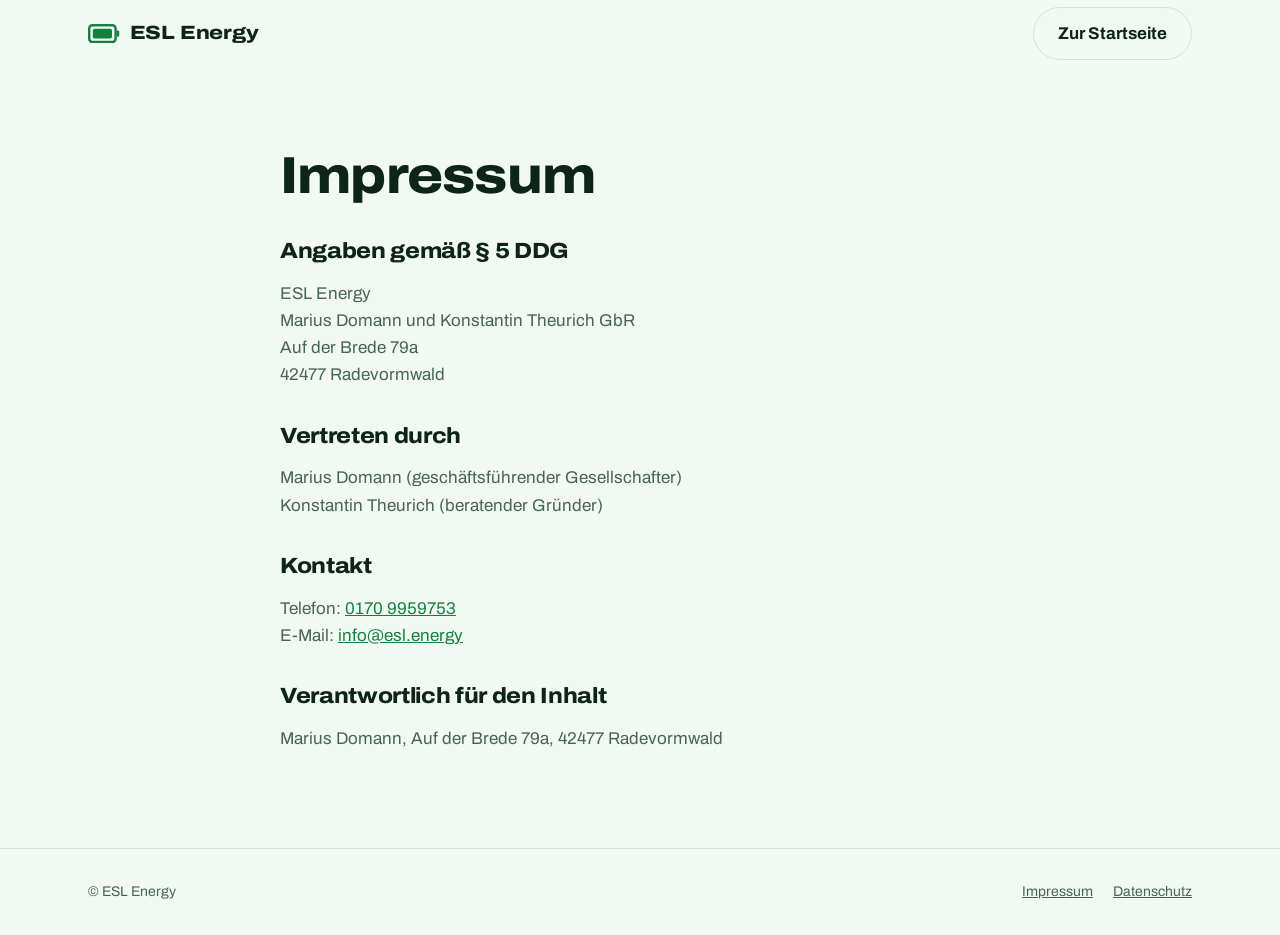
<file: impressum.html>
<!doctype html>
<html lang="de">
<head>
  <meta charset="utf-8">
  <meta name="viewport" content="width=device-width, initial-scale=1">
  <title>Impressum – ESL Energy</title>
  <meta name="robots" content="noindex">
  <link rel="stylesheet" href="css/style.css">
  <script>try { var t = localStorage.getItem("esl-theme"); if (t) document.documentElement.dataset.theme = t; } catch (e) {}</script>
</head>
<body>
<header class="kopf"><div class="wrap"><a class="marke" href="index.html"><svg viewBox="0 0 40 24" aria-hidden="true"><rect x="1.5" y="1.5" width="33" height="21" rx="4" fill="none" stroke="currentColor" stroke-width="3"/><rect x="36" y="8" width="3" height="8" rx="1.5" fill="currentColor"/><rect class="marke-ladung" x="6" y="6" width="24" height="12" rx="2" fill="currentColor"/></svg>ESL Energy</a><a class="button button-leise" href="index.html">Zur Startseite</a></div></header>
<main class="rechtstext"><div class="wrap">
  <h1>Impressum</h1>
  <h2>Angaben gemäß § 5 DDG</h2>
  <p>ESL Energy<br>
  Marius Domann und Konstantin Theurich GbR<br>
  Auf der Brede 79a<br>
  42477 Radevormwald</p>
  <h2>Vertreten durch</h2>
  <p>Marius Domann (geschäftsführender Gesellschafter)<br>
  Konstantin Theurich (beratender Gründer)</p>
  <h2>Kontakt</h2>
  <p>Telefon: <a href="tel:+491709959753">0170 9959753</a><br>
  E-Mail: <a href="mailto:info@esl.energy">info@esl.energy</a></p>
  <h2>Verantwortlich für den Inhalt</h2>
  <p>Marius Domann, Auf der Brede 79a, 42477 Radevormwald</p>
</div></main>
<footer class="fuss"><div class="wrap"><span>© ESL Energy</span><nav><a href="impressum.html">Impressum</a><a href="datenschutz.html">Datenschutz</a></nav></div></footer>
</body>
</html>
</file>
<file: css/style.css>
/* ESL Energy – Stylesheet
   Grüntöne in Hell und Dunkel. Standard ist hell, dunkel über den
   Schalter oben rechts (data-theme="dark" auf <html>). */

@font-face {
  font-family: "Archivo";
  src: url("../fonts/archivo.woff2") format("woff2");
  font-weight: 100 900;
  font-stretch: 62% 125%;
  font-display: swap;
}

/* ---------- Farben (Standard hell) ---------- */
:root {
  --bg: #f2f8f4;
  --bg-tief: #e4f0e8;
  --flaeche: #ffffff;
  --text: #0d2419;
  --text-2: #476557;
  --linie: #cfe2d6;
  --akzent: #15803d;
  --akzent-2: #16a34a;
  --akzent-hell: #d6f5e1;
  --auf-akzent: #ffffff;
  --glow: rgba(22, 163, 74, 0.16);
  --raster: rgba(13, 36, 25, 0.06);
  --schatten: 0 1px 2px rgba(13, 36, 25, 0.05), 0 12px 32px -12px rgba(13, 36, 25, 0.18);
  --kopf-bg: rgba(242, 248, 244, 0.78);
  color-scheme: light;
}

:root[data-theme="dark"] {
  --bg: #06120c;
  --bg-tief: #0a1b13;
  --flaeche: #0f2419;
  --text: #e3f3e9;
  --text-2: #94b5a3;
  --linie: #1d3a2b;
  --akzent: #34d399;
  --akzent-2: #6ee7b7;
  --akzent-hell: #12382a;
  --auf-akzent: #052014;
  --glow: rgba(52, 211, 153, 0.18);
  --raster: rgba(110, 231, 183, 0.06);
  --schatten: 0 1px 2px rgba(0, 0, 0, 0.3), 0 16px 40px -16px rgba(0, 0, 0, 0.6);
  --kopf-bg: rgba(6, 18, 12, 0.72);
  color-scheme: dark;
}

:root {
  --s-1: 0.875rem;
  --s0: 1.0625rem;
  --s1: 1.375rem;
  --s2: clamp(1.9rem, 4vw, 2.75rem);
  --s3: clamp(2.6rem, 6.2vw, 4.75rem);
  --breite: 74rem;
  --rand: clamp(1rem, 4vw, 2.5rem);
  --kopf-h: 4.25rem;
  --radius: 18px;
}

/* ---------- Grundlagen ---------- */
*, *::before, *::after { box-sizing: border-box; }
html { scroll-behavior: smooth; scroll-padding-top: calc(var(--kopf-h) + 0.5rem); }
@media (prefers-reduced-motion: reduce) { html { scroll-behavior: auto; } }

body {
  margin: 0;
  background: var(--bg);
  color: var(--text);
  font-family: "Archivo", system-ui, -apple-system, "Segoe UI", sans-serif;
  font-size: var(--s0);
  line-height: 1.6;
  -webkit-font-smoothing: antialiased;
  overflow-x: hidden;
  transition: background-color 0.4s, color 0.4s;
}

h1, h2, h3 { line-height: 1.08; margin: 0 0 1rem; letter-spacing: -0.015em; }
h1 { font-size: var(--s3); font-weight: 800; font-stretch: 112%; }
h2 { font-size: var(--s2); font-weight: 780; font-stretch: 110%; max-width: 22ch; }
h3 { font-size: var(--s1); font-weight: 700; }
p { margin: 0 0 1rem; }
a { color: var(--akzent); }
svg { flex-shrink: 0; }

.wrap { width: 100%; max-width: var(--breite); margin: 0 auto; padding: 0 var(--rand); }
.lead { font-size: clamp(1.1rem, 1.6vw, 1.3rem); color: var(--text-2); max-width: 60ch; }
.kicker {
  display: inline-flex; align-items: center; gap: 0.6rem;
  font-size: var(--s-1); font-weight: 650; letter-spacing: 0.08em; text-transform: uppercase;
  color: var(--akzent); margin-bottom: 1rem;
}
.kicker::before { content: ""; width: 1.75rem; height: 2px; background: currentColor; border-radius: 2px; }

/* ---------- Scroll-Fortschritt ---------- */
.fortschritt { position: fixed; inset: 0 0 auto; height: 3px; z-index: 60; pointer-events: none; }
.fortschritt span {
  display: block; height: 100%; width: 100%;
  background: linear-gradient(90deg, var(--akzent), var(--akzent-2));
  transform-origin: 0 50%; transform: scaleX(var(--fortschritt, 0));
}

/* ---------- Kopf ---------- */
.kopf {
  position: sticky; top: 0; z-index: 50;
  height: var(--kopf-h);
  display: flex; align-items: center;
  border-bottom: 1px solid transparent;
  transition: background-color 0.3s, border-color 0.3s, backdrop-filter 0.3s;
}
.kopf.gescrollt {
  background: var(--kopf-bg);
  -webkit-backdrop-filter: saturate(160%) blur(14px);
  backdrop-filter: saturate(160%) blur(14px);
  border-bottom-color: var(--linie);
}
.kopf .wrap { display: flex; align-items: center; justify-content: space-between; gap: 1.5rem; }

.marke {
  display: inline-flex; align-items: center; gap: 0.6rem;
  font-weight: 800; font-stretch: 118%; font-size: 1.2rem; letter-spacing: -0.01em;
  color: var(--text); text-decoration: none; white-space: nowrap;
}
.marke svg { width: 2rem; color: var(--akzent); }
.marke-ladung { transform-origin: 6px 12px; animation: ladung 6s ease-in-out infinite; }
@keyframes ladung { 0%, 100% { transform: scaleX(0.12); } 50% { transform: scaleX(1); } }

.nav { display: flex; align-items: center; gap: 0.25rem; }
.nav a {
  position: relative; color: var(--text-2); text-decoration: none; font-weight: 560;
  padding: 0.45rem 0.75rem; border-radius: 999px; transition: color 0.2s, background-color 0.2s;
}
.nav a:hover { color: var(--text); background: var(--akzent-hell); }
.nav a.aktiv { color: var(--akzent); }
.nav a.aktiv::after {
  content: ""; position: absolute; left: 50%; bottom: 0.1rem; width: 4px; height: 4px;
  border-radius: 50%; background: currentColor; transform: translateX(-50%);
}
.nav .nav-kontakt { background: var(--akzent); color: var(--auf-akzent); margin-left: 0.5rem; padding-inline: 1.1rem; }
.nav .nav-kontakt:hover, .nav .nav-kontakt.aktiv { background: var(--akzent-2); color: var(--auf-akzent); }
.nav .nav-kontakt.aktiv::after { display: none; }

.kopf-aktionen { display: flex; align-items: center; gap: 0.5rem; }
.thema, .menue {
  display: grid; place-items: center; width: 2.6rem; height: 2.6rem;
  border: 1px solid var(--linie); border-radius: 50%;
  background: var(--flaeche); color: var(--text); cursor: pointer;
  transition: transform 0.3s, border-color 0.2s;
}
.thema:hover { transform: rotate(20deg); border-color: var(--akzent); }
.thema svg { width: 1.2rem; height: 1.2rem; }
.thema-mond { display: none; }
:root[data-theme="dark"] .thema-sonne { display: none; }
:root[data-theme="dark"] .thema-mond { display: block; }

.menue { display: none; }
.menue span { display: block; width: 1.1rem; height: 2px; background: currentColor; border-radius: 2px; transition: transform 0.3s; grid-area: 1 / 1; }
.menue span:first-child { transform: translateY(-4px); }
.menue span:last-child { transform: translateY(4px); }
.menue[aria-expanded="true"] span:first-child { transform: rotate(45deg); }
.menue[aria-expanded="true"] span:last-child { transform: rotate(-45deg); }

@media (max-width: 1100px) {
  .menue { display: grid; }
  .kopf-aktionen { margin-left: auto; }
  .nav {
    position: fixed; top: var(--kopf-h); left: 0; right: 0;
    flex-direction: column; align-items: stretch; gap: 0.25rem;
    padding: 1rem var(--rand) 1.5rem;
    background: var(--bg); border-bottom: 1px solid var(--linie);
    box-shadow: var(--schatten);
    transform: translateY(-0.75rem); opacity: 0; visibility: hidden;
    transition: transform 0.3s, opacity 0.3s, visibility 0.3s;
  }
  .nav.offen { transform: none; opacity: 1; visibility: visible; }
  .nav a { padding: 0.8rem 1rem; font-size: 1.1rem; border-radius: 12px; }
  .nav a.aktiv::after { left: auto; right: 1rem; top: 50%; bottom: auto; transform: translateY(-50%); width: 6px; height: 6px; }
  .nav .nav-kontakt { margin: 0.5rem 0 0; text-align: center; }
}

/* ---------- Buttons ---------- */
.button {
  display: inline-flex; align-items: center; justify-content: center;
  padding: 0.9rem 1.5rem; border-radius: 999px;
  background: var(--akzent); color: var(--auf-akzent);
  font-weight: 680; text-decoration: none; line-height: 1.25;
  border: 1px solid transparent;
  box-shadow: 0 8px 24px -10px var(--akzent);
  transition: transform 0.2s, box-shadow 0.2s, background-color 0.2s;
}
.button:hover { transform: translateY(-2px); background: var(--akzent-2); box-shadow: 0 14px 30px -12px var(--akzent); }
.button-leise { background: transparent; color: var(--text); border-color: var(--linie); box-shadow: none; }
.button-leise:hover { background: var(--akzent-hell); border-color: var(--akzent); box-shadow: none; }

/* ---------- Hero ---------- */
.hero {
  position: relative; isolation: isolate;
  min-height: calc(100svh - var(--kopf-h));
  display: flex; align-items: center;
  padding: clamp(2.5rem, 6vw, 5rem) 0 clamp(5rem, 8vw, 7rem);
  margin-top: calc(var(--kopf-h) * -1); padding-top: calc(var(--kopf-h) + clamp(2.5rem, 6vw, 5rem));
  overflow: hidden;
}
.hero::before {
  content: ""; position: absolute; z-index: -1;
  width: 70vmax; height: 70vmax; right: -20vmax; top: -25vmax;
  background: radial-gradient(closest-side, var(--glow), transparent);
  animation: schweben 14s ease-in-out infinite alternate;
}
.hero::after {
  content: ""; position: absolute; z-index: -1;
  width: 45vmax; height: 45vmax; left: -18vmax; bottom: -22vmax;
  background: radial-gradient(closest-side, var(--glow), transparent);
  animation: schweben 18s ease-in-out infinite alternate-reverse;
}
@keyframes schweben { to { transform: translate(-6vmax, 5vmax) scale(1.1); } }

.hero-raster {
  position: absolute; inset: 0; z-index: -1;
  background-image:
    linear-gradient(var(--raster) 1px, transparent 1px),
    linear-gradient(90deg, var(--raster) 1px, transparent 1px);
  background-size: 56px 56px;
  -webkit-mask-image: radial-gradient(ellipse at 60% 40%, #000 20%, transparent 75%);
  mask-image: radial-gradient(ellipse at 60% 40%, #000 20%, transparent 75%);
  transform: translateY(calc(var(--scroll, 0) * 0.25px));
}

.hero-inhalt { display: grid; grid-template-columns: minmax(0, 1.25fr) minmax(0, 1fr); gap: clamp(2rem, 5vw, 4.5rem); align-items: center; }
.hero h1 em {
  font-style: normal; display: block;
  background: linear-gradient(100deg, var(--akzent), var(--akzent-2) 60%, var(--akzent));
  background-size: 200% 100%;
  -webkit-background-clip: text; background-clip: text; color: transparent;
  animation: glanz 6s linear infinite;
}
@keyframes glanz { to { background-position: -200% 0; } }
.hero-aktion { display: flex; flex-wrap: wrap; gap: 0.75rem; margin-top: 2rem; }

.akku {
  margin: 0; padding: clamp(1.25rem, 3vw, 2rem);
  background: color-mix(in srgb, var(--flaeche) 80%, transparent);
  border: 1px solid var(--linie); border-radius: 24px;
  box-shadow: var(--schatten);
  -webkit-backdrop-filter: blur(10px); backdrop-filter: blur(10px);
}
.akku-koerper {
  position: relative; height: 7.5rem; margin: 0 1.1rem 1.5rem 0;
  border: 4px solid var(--akzent); border-radius: 18px; padding: 8px;
}
.akku-koerper::after {
  content: ""; position: absolute; right: -16px; top: 50%; width: 10px; height: 40%;
  transform: translateY(-50%); background: var(--akzent); border-radius: 0 6px 6px 0;
}
.akku-fuellung { position: relative; height: 100%; border-radius: 10px; overflow: hidden; background: var(--bg-tief); }
/* Trennlinien zwischen den Zellen */
.akku-fuellung::after {
  content: ""; position: absolute; inset: 0; pointer-events: none;
  background: repeating-linear-gradient(90deg, transparent 0 calc(25% - 4px), var(--flaeche) calc(25% - 4px) 25%);
}
/* Genutzter Teil des Anschlusses (--genutzt am .akku): grau */
.akku-genutzt { position: absolute; inset: 0 auto 0 0; width: var(--genutzt, 50%); background: var(--text-2); opacity: 0.45; }
/* Freier Teil: lädt grün auf */
.akku-frei, .akku-frei-bereich { position: absolute; top: 0; bottom: 0; left: var(--genutzt, 50%); right: 0; }
.akku-frei {
  background: linear-gradient(90deg, var(--akzent), var(--akzent-2));
  transform-origin: 0 50%;
  animation: laden-frei 3.6s cubic-bezier(.6, 0, .3, 1) 0.4s infinite both;
}
@keyframes laden-frei {
  0% { transform: scaleX(0); opacity: 1; }
  65%, 88% { transform: scaleX(1); opacity: 1; }
  100% { transform: scaleX(1); opacity: 0; }
}
.akku-frei-bereich { display: grid; place-items: center; z-index: 1; }
.akku-blitz {
  width: 2.5rem; height: 2.5rem;
  color: var(--text); filter: drop-shadow(0 2px 6px var(--glow));
  animation: pulsieren 2.5s ease-in-out infinite;
}
@keyframes pulsieren { 50% { transform: scale(1.12); } }
.akku-titel { font-weight: 700; margin-bottom: 0.75rem; }
.balken { display: flex; height: 0.85rem; border-radius: 999px; overflow: hidden; background: var(--bg-tief); }
.balken-genutzt { width: var(--genutzt, 50%); background: var(--text-2); opacity: 0.55; }
.balken-frei { width: calc(100% - var(--genutzt, 50%)); background: linear-gradient(90deg, var(--akzent), var(--akzent-2)); }
.balken-legende { display: flex; justify-content: space-between; margin: 0.6rem 0 1rem; font-size: var(--s-1); }
.balken-legende div { display: flex; flex-direction: column; }
.balken-legende div:last-child { text-align: right; color: var(--akzent); }
.balken-legende span { color: var(--text-2); }
.akku-fazit { margin: 0; padding-top: 1rem; border-top: 1px solid var(--linie); color: var(--text-2); }
.akku-fazit b { color: var(--text); }

.runter {
  position: absolute; left: 50%; bottom: 1.5rem; transform: translateX(-50%);
  width: 1.6rem; height: 2.6rem; border: 2px solid var(--text-2); border-radius: 999px; opacity: 0.6;
}
.runter span {
  position: absolute; left: 50%; top: 0.45rem; width: 4px; height: 8px; margin-left: -2px;
  border-radius: 2px; background: var(--text-2); animation: runter 1.8s ease-in-out infinite;
}
@keyframes runter { 0% { opacity: 0; transform: translateY(0); } 40% { opacity: 1; } 100% { opacity: 0; transform: translateY(12px); } }

@media (max-width: 860px) {
  .hero { min-height: 0; }
  .hero-inhalt { grid-template-columns: 1fr; }
  .runter { display: none; }
}

/* ---------- Zahlenband ---------- */
.zahlenband { border-block: 1px solid var(--linie); background: var(--bg-tief); }
.zahlenband dl { display: grid; grid-template-columns: repeat(4, 1fr); margin: 0; }
.zahlenband dl > div { padding: clamp(1.5rem, 3vw, 2.25rem) 1rem; text-align: center; }
.zahlenband dl > div + div { border-left: 1px solid var(--linie); }
.zahlenband dt { font-size: clamp(1.9rem, 4vw, 2.75rem); font-weight: 800; font-stretch: 112%; color: var(--akzent); line-height: 1.1; font-variant-numeric: tabular-nums; }
.zahlenband dd { margin: 0.35rem 0 0; color: var(--text-2); font-size: var(--s-1); }
@media (max-width: 700px) {
  .zahlenband dl { grid-template-columns: 1fr 1fr; }
  .zahlenband dl > div:nth-child(3) { border-left: 0; }
  .zahlenband dl > div:nth-child(n+3) { border-top: 1px solid var(--linie); }
}

/* ---------- Abschnitte ---------- */
.abschnitt { padding: clamp(4.5rem, 10vw, 8rem) 0; position: relative; }
.abschnitt-tief { background: var(--bg-tief); }

.karten { display: grid; grid-template-columns: repeat(3, 1fr); gap: 1rem; margin-top: 3rem; }
.karte {
  position: relative; padding: 1.75rem; border-radius: var(--radius);
  background: var(--flaeche); border: 1px solid var(--linie);
  transition: transform 0.35s, border-color 0.35s, box-shadow 0.35s;
  overflow: hidden;
}
.karte::before {
  content: ""; position: absolute; inset: 0; pointer-events: none; opacity: 0; transition: opacity 0.35s;
  background: radial-gradient(400px circle at var(--mx, 50%) var(--my, 0%), var(--glow), transparent 60%);
}
.karte:hover { transform: translateY(-4px); border-color: var(--akzent); box-shadow: var(--schatten); }
.karte:hover::before { opacity: 1; }
.karte svg {
  width: 2.75rem; height: 2.75rem; padding: 0.6rem; margin-bottom: 1.25rem;
  border-radius: 12px; background: var(--akzent-hell); color: var(--akzent);
}
.karte p { color: var(--text-2); margin: 0; }
@media (max-width: 900px) { .karten { grid-template-columns: 1fr 1fr; } }
@media (max-width: 600px) { .karten { grid-template-columns: 1fr; } }

/* Prinzip */
.prinzip { display: grid; grid-template-columns: minmax(0, 1fr) minmax(0, 1fr); gap: clamp(2rem, 5vw, 4rem); align-items: center; }
.prinzip-schritte { list-style: none; padding: 0; margin: 2rem 0 0; display: grid; gap: 0.75rem; }
.prinzip-schritte li {
  padding: 1rem 1.25rem; border-radius: 14px; background: var(--flaeche); border: 1px solid var(--linie); color: var(--text-2);
}
.prinzip-schritte b { color: var(--akzent); margin-right: 0.35rem; }
.kurve { margin: 0; padding: 1.5rem; border-radius: 24px; background: var(--flaeche); border: 1px solid var(--linie); box-shadow: var(--schatten); color: var(--akzent); }
.kurve svg { width: 100%; height: auto; display: block; overflow: visible; }
.kurve-laden { fill: var(--akzent); opacity: 0.1; }
.kurve-abgeben { fill: var(--text-2); opacity: 0.1; }
.kurve-achse { stroke: var(--linie); stroke-width: 2; }
.kurve text { fill: var(--text-2); font-size: 13px; font-family: inherit; }
.kurve .kurve-marke { fill: var(--text); font-weight: 700; }
.kurve-linie { stroke-dasharray: 1000; stroke-dashoffset: 1000; transition: stroke-dashoffset 2.2s cubic-bezier(.6, 0, .3, 1) 0.2s; }
.kurve-flaeche { opacity: 0; transition: opacity 1s 1.6s; }
.kurve.sichtbar .kurve-linie { stroke-dashoffset: 0; }
.kurve.sichtbar .kurve-flaeche { opacity: 1; }
.kurve figcaption { margin-top: 0.75rem; font-size: var(--s-1); color: var(--text-2); }
@media (max-width: 860px) { .prinzip { grid-template-columns: 1fr; } }

/* Ablauf */
.ablauf {
  list-style: none; padding: 0; margin: 3.5rem 0 0;
  display: grid; grid-template-columns: repeat(4, 1fr); gap: 1.25rem;
  position: relative;
}
.ablauf::before {
  content: ""; position: absolute; top: 1.5rem; left: 1.5rem; right: 1.5rem; height: 2px;
  background: linear-gradient(90deg, var(--akzent), var(--akzent-2));
  transform-origin: 0 50%; transform: scaleX(var(--linie-fortschritt, 0));
  transition: transform 0.2s linear;
}
.ablauf li { position: relative; }
.ablauf-nr {
  display: grid; place-items: center; width: 3rem; height: 3rem; margin-bottom: 1.25rem;
  border-radius: 50%; font-weight: 800; font-size: 1.15rem;
  background: var(--bg); border: 2px solid var(--akzent); color: var(--akzent);
  position: relative; z-index: 1;
}
.ablauf p { color: var(--text-2); }
@media (max-width: 860px) {
  .ablauf { grid-template-columns: 1fr; gap: 2rem; }
  .ablauf::before { top: 1.5rem; bottom: 1.5rem; left: 1.5rem; right: auto; width: 2px; height: auto; transform: scaleY(var(--linie-fortschritt, 0)); transform-origin: 50% 0; }
  .ablauf li { padding-left: 4.5rem; }
  .ablauf-nr { position: absolute; left: 0; top: -0.4rem; }
}

/* Rechner */
.rechner {
  display: grid; grid-template-columns: minmax(0, 1fr) minmax(0, 1fr); gap: 0; margin-top: 2.5rem;
  border-radius: 24px; overflow: hidden; border: 1px solid var(--linie); box-shadow: var(--schatten);
}
.rechner-feld { padding: clamp(1.5rem, 4vw, 2.75rem); background: var(--flaeche); }
.rechner-feld > p:first-child { color: var(--text-2); }
.rechner label { display: block; font-weight: 700; margin: 1.5rem 0 0.5rem; }
.eingabe { display: flex; align-items: baseline; gap: 0.5rem; border-bottom: 2px solid var(--linie); padding-bottom: 0.25rem; transition: border-color 0.2s; }
.eingabe:focus-within { border-color: var(--akzent); }
.eingabe input {
  width: 100%; min-width: 0; border: 0; background: transparent; color: var(--text);
  font: inherit; font-size: clamp(2.5rem, 6vw, 3.5rem); font-weight: 800; font-stretch: 112%; font-variant-numeric: tabular-nums;
}
.eingabe input:focus { outline: none; }
.eingabe span { font-size: 1.4rem; font-weight: 700; color: var(--text-2); }
input[type="range"] { width: 100%; margin: 1.5rem 0 1rem; accent-color: var(--akzent); height: 1.5rem; }
.hinweis { font-size: var(--s-1); color: var(--text-2); margin: 0; }
.ergebnis {
  padding: clamp(1.5rem, 4vw, 2.75rem);
  background: linear-gradient(145deg, #0f5132, #14532d 50%, #052e1c);
  color: #ecfdf3; display: flex; flex-direction: column; justify-content: center;
}
.ergebnis-titel { font-weight: 700; color: #a7f3d0; }
.ergebnis-betrag { font-size: clamp(3rem, 8vw, 4.75rem); font-weight: 800; font-stretch: 115%; line-height: 1; margin: 0.25rem 0 1rem; font-variant-numeric: tabular-nums; }
.ergebnis p { color: #d1fae5; }
.ergebnis .klein { font-size: var(--s-1); opacity: 0.8; margin-top: 0.5rem; }
.ergebnis .button { align-self: flex-start; background: #34d399; color: #052014; }
.modelle { display: grid; grid-template-columns: 1fr 1fr; gap: 0.75rem; margin: 0.5rem 0 1rem; }
.modell { padding: 1rem 1.1rem; border-radius: 14px; background: rgba(236, 253, 243, 0.08); border: 1px solid rgba(167, 243, 208, 0.25); }
.modell p { margin: 0; font-size: var(--s-1); }
.modell-name { font-weight: 700; color: #6ee7b7 !important; text-transform: uppercase; letter-spacing: 0.06em; }
.modell-betrag { font-size: clamp(1.6rem, 3.2vw, 2.2rem) !important; font-weight: 800; font-stretch: 112%; color: #fff !important; line-height: 1.15; margin: 0.25rem 0 0.4rem !important; font-variant-numeric: tabular-nums; }
@media (max-width: 1000px) { .modelle { grid-template-columns: 1fr; } }
.voraussetzung { margin-top: 1.5rem; color: var(--text-2); font-size: var(--s-1); max-width: 70ch; }
@media (max-width: 760px) { .rechner { grid-template-columns: 1fr; } }

/* Gebiet */
.gebiet { display: grid; grid-template-columns: minmax(0, 1fr) minmax(0, 1.1fr); gap: clamp(2rem, 5vw, 4rem); align-items: center; }
.gebiet-liste { list-style: none; padding: 0; margin: 1.5rem 0; display: grid; gap: 0.6rem; }
.gebiet-liste li { position: relative; padding-left: 1.75rem; }
.gebiet-liste li::before { content: ""; position: absolute; left: 0; top: 0.45em; width: 0.75rem; height: 0.75rem; border-radius: 50%; background: var(--akzent); box-shadow: 0 0 0 4px var(--akzent-hell); }
.karte-gebiet { margin: 0; padding: 1rem; border-radius: 24px; background: var(--flaeche); border: 1px solid var(--linie); box-shadow: var(--schatten); color: var(--akzent); }
.karte-gebiet svg { display: block; width: 100%; height: auto; }
.karte-gebiet figcaption { font-size: var(--s-1); color: var(--text-2); padding: 0 0.5rem 0.25rem; }
.umkreis { fill: none; stroke: var(--akzent); stroke-width: 2; stroke-dasharray: 6 8; opacity: 0.55; transform-origin: 416.3px 348px; animation: drehen 60s linear infinite; }
@keyframes drehen { to { transform: rotate(360deg); } }
.umkreis-text { fill: var(--akzent); font-size: 14px; font-weight: 700; font-family: inherit; }
.fluss { fill: none; stroke: #60a5fa; stroke-width: 5; stroke-linecap: round; stroke-linejoin: round; opacity: 0.45; }
.fluss-klein { stroke-width: 3; }
.fluss-text { fill: #3b82f6; opacity: 0.7; font-size: 13px; font-style: italic; font-family: inherit; }
.ort circle { fill: var(--text-2); }
.ort text { fill: var(--text); font-size: 15px; font-weight: 600; font-family: inherit; }
.js .karte-gebiet .ort { opacity: 0; transform: translateY(6px); transition: opacity 0.5s, transform 0.5s; transition-delay: calc(0.4s + var(--i) * 0.06s); }
.js .karte-gebiet.sichtbar .ort { opacity: 1; transform: none; }
.heimat-punkt { fill: var(--akzent); stroke: var(--flaeche); stroke-width: 4; }
.puls { fill: var(--akzent); opacity: 0; transform-origin: 416.3px 348px; animation: puls 2.8s ease-out infinite; }
.puls-2 { animation-delay: 1.4s; }
@keyframes puls { 0% { opacity: 0.5; transform: scale(1); } 100% { opacity: 0; transform: scale(5); } }
.heimat-schild { fill: var(--text); }
.heimat-name { fill: var(--bg); font-weight: 800; font-size: 16px; font-family: inherit; }
.heimat-ort { fill: var(--bg); opacity: 0.75; font-size: 13px; font-family: inherit; }
@media (max-width: 860px) { .gebiet { grid-template-columns: 1fr; } }

/* Team */
.team { display: grid; grid-template-columns: 1fr 1fr; gap: 1.25rem; margin-top: 3rem; }
.person {
  display: flex; gap: 1.5rem; align-items: flex-start;
  padding: 2rem; border-radius: var(--radius); background: var(--flaeche); border: 1px solid var(--linie);
  transition: transform 0.35s, border-color 0.35s;
}
.person:hover { transform: translateY(-4px); border-color: var(--akzent); }
.person-bild {
  display: grid; place-items: center; width: 4.5rem; height: 4.5rem; flex-shrink: 0;
  border-radius: 50%; font-weight: 800; font-size: 1.35rem; font-stretch: 112%;
  background: linear-gradient(145deg, var(--akzent), var(--akzent-2)); color: var(--auf-akzent);
}
.person h3 { margin-bottom: 0.25rem; }
.rolle { color: var(--akzent); font-weight: 600; font-size: var(--s-1); }
.person p:not(.rolle) { color: var(--text-2); }
.person-kontakt { display: flex; flex-wrap: wrap; gap: 0.5rem; margin-top: 1rem; }
.person-kontakt a {
  display: inline-flex; align-items: center; gap: 0.45rem; padding: 0.5rem 0.9rem; border-radius: 999px;
  border: 1px solid var(--linie); color: var(--text); text-decoration: none; font-weight: 600; font-size: var(--s-1);
  transition: border-color 0.2s, background-color 0.2s;
}
.person-kontakt a:hover { border-color: var(--akzent); background: var(--akzent-hell); }
.person-kontakt svg { width: 1.1rem; height: 1.1rem; color: var(--akzent); }
.person-kontakt .wa svg, .kontakt-personen .wa svg { color: #25d366; }
@media (max-width: 760px) { .team { grid-template-columns: 1fr; } .person { flex-direction: column; } }

/* Fragen */
.fragen { margin-top: 2.5rem; display: grid; gap: 0.75rem; max-width: 52rem; }
.fragen details { border-radius: 14px; background: var(--flaeche); border: 1px solid var(--linie); transition: border-color 0.2s; }
.fragen details[open] { border-color: var(--akzent); }
.fragen summary {
  list-style: none; cursor: pointer; position: relative;
  padding: 1.15rem 3.5rem 1.15rem 1.35rem; font-weight: 650;
}
.fragen summary::-webkit-details-marker { display: none; }
.fragen summary::after {
  content: ""; position: absolute; right: 1.25rem; top: 50%; width: 0.65rem; height: 0.65rem;
  border-right: 2px solid var(--akzent); border-bottom: 2px solid var(--akzent);
  transform: translateY(-70%) rotate(45deg); transition: transform 0.3s;
}
.fragen details[open] summary::after { transform: translateY(-30%) rotate(-135deg); }
.fragen details p { padding: 0 1.35rem 1.25rem; margin: 0; color: var(--text-2); }

/* Kontakt */
.kontakt-box {
  position: relative; overflow: hidden; isolation: isolate;
  display: grid; grid-template-columns: minmax(0, 1.1fr) minmax(0, 1fr); gap: 2.5rem; align-items: center;
  padding: clamp(2rem, 5vw, 4rem); border-radius: 28px;
  background: linear-gradient(145deg, #0f5132, #052e1c);
  color: #ecfdf3;
}
.kontakt-box::before {
  content: ""; position: absolute; z-index: -1; width: 30rem; height: 30rem; right: -8rem; top: -12rem;
  background: radial-gradient(closest-side, rgba(52, 211, 153, 0.35), transparent);
}
.kontakt-box .kicker { color: #6ee7b7; }
.kontakt-box .lead { color: #c6f0da; }
.kontakt-daten { display: grid; gap: 0.75rem; }
.kontakt-zeile {
  display: flex; align-items: center; gap: 0.85rem; margin: 0;
  color: #ecfdf3; text-decoration: none; font-weight: 600; font-size: 1.1rem; word-break: break-word;
}
a.kontakt-zeile:hover { color: #6ee7b7; }
.kontakt-zeile svg { width: 2.6rem; height: 2.6rem; padding: 0.6rem; border-radius: 50%; background: rgba(110, 231, 183, 0.15); color: #6ee7b7; }
.kontakt-knoepfe { display: flex; flex-wrap: wrap; gap: 0.75rem; margin-top: 1rem; }
.kontakt-box .button { background: #34d399; color: #052014; box-shadow: none; }
.kontakt-box .button:hover { background: #6ee7b7; }
.kontakt-box .button-leise { background: transparent; color: #ecfdf3; border-color: rgba(236, 253, 243, 0.35); }
.kontakt-box .button-leise:hover { background: rgba(110, 231, 183, 0.15); border-color: #6ee7b7; }
.kontakt-box { align-items: start; }
.kontakt-daten { margin-top: 1.5rem; }
.kontakt-personen { display: grid; grid-template-columns: 1fr 1fr; gap: 1rem; margin-top: 1.75rem; padding-top: 1.5rem; border-top: 1px solid rgba(236, 253, 243, 0.18); }
.kontakt-personen div { display: grid; gap: 0.45rem; align-content: start; }
.kontakt-personen b { color: #fff; }
.kontakt-personen a { display: inline-flex; align-items: center; gap: 0.5rem; color: #c6f0da; text-decoration: none; font-weight: 600; }
.kontakt-personen a:hover { color: #6ee7b7; }
.kontakt-personen svg { width: 1.1rem; height: 1.1rem; color: #6ee7b7; }
.formular {
  display: grid; gap: 0.9rem; padding: clamp(1.25rem, 3vw, 2rem); border-radius: 20px;
  background: var(--flaeche); color: var(--text); box-shadow: 0 20px 50px -20px rgba(0, 0, 0, 0.5);
}
.formular-titel { font-weight: 800; font-size: var(--s1); font-stretch: 110%; margin: 0 0 0.25rem; }
.formular-zeile { display: grid; grid-template-columns: 1fr 1fr; gap: 0.9rem; }
.formular label { display: grid; gap: 0.35rem; font-weight: 600; font-size: var(--s-1); }
.formular input, .formular textarea {
  font: inherit; font-size: 1rem; color: var(--text); background: var(--bg);
  border: 1px solid var(--linie); border-radius: 10px; padding: 0.7rem 0.85rem; width: 100%; min-width: 0;
  transition: border-color 0.2s, box-shadow 0.2s;
}
.formular input:focus, .formular textarea:focus { outline: none; border-color: var(--akzent); box-shadow: 0 0 0 3px var(--akzent-hell); }
.formular textarea { resize: vertical; }
.formular .button { justify-self: start; margin-top: 0.25rem; }
.formular-hinweis { font-size: var(--s-1); color: var(--text-2); margin: 0; }
.formular-fehler { color: #b91c1c; font-weight: 600; margin: 0; }
@media (max-width: 860px) { .kontakt-box { grid-template-columns: 1fr; } }
@media (max-width: 560px) { .formular-zeile, .kontakt-personen { grid-template-columns: 1fr; } }

/* ---------- Fuß ---------- */
.fuss { padding: 2rem 0; border-top: 1px solid var(--linie); color: var(--text-2); font-size: var(--s-1); }
.fuss .wrap { display: flex; justify-content: space-between; align-items: center; flex-wrap: wrap; gap: 1rem; }
.fuss nav { display: flex; gap: 1.25rem; }
.fuss a { color: var(--text-2); }
.fuss a:hover { color: var(--akzent); }

/* ---------- Einblenden beim Scrollen ---------- */
.js .zeige { opacity: 0; transform: translateY(28px); transition: opacity 0.8s cubic-bezier(.2, .7, .2, 1), transform 0.8s cubic-bezier(.2, .7, .2, 1); transition-delay: var(--verz, 0s); }
.js .zeige.sichtbar { opacity: 1; transform: none; }
.js .karte.zeige.sichtbar:hover, .js .person.zeige.sichtbar:hover { transform: translateY(-4px); }

@media (prefers-reduced-motion: reduce) {
  *, *::before, *::after { animation: none !important; transition: none !important; }
  .js .zeige { opacity: 1; transform: none; }
  .kurve-linie { stroke-dashoffset: 0; }
  .kurve-flaeche { opacity: 1; }
  .ablauf::before { transform: none; }
  .hero-raster { transform: none; }
}

/* ---------- Rechtstexte (Impressum, Datenschutz) ---------- */
.rechtstext { padding: clamp(3rem, 7vw, 5rem) 0; }
.rechtstext .wrap { max-width: 50rem; }
.rechtstext h1 { font-size: clamp(2.2rem, 5vw, 3.25rem); }
.rechtstext h2 { font-size: var(--s1); margin-top: 2.25rem; max-width: none; }
.rechtstext p { color: var(--text-2); }
.platzhalter { background: #fde68a; color: #422006; padding: 0 0.25rem; border-radius: 4px; }
.warnung { padding: 1rem 1.25rem; border-radius: 12px; background: #fef3c7; color: #422006; border: 1px solid #fcd34d; }
</file>
